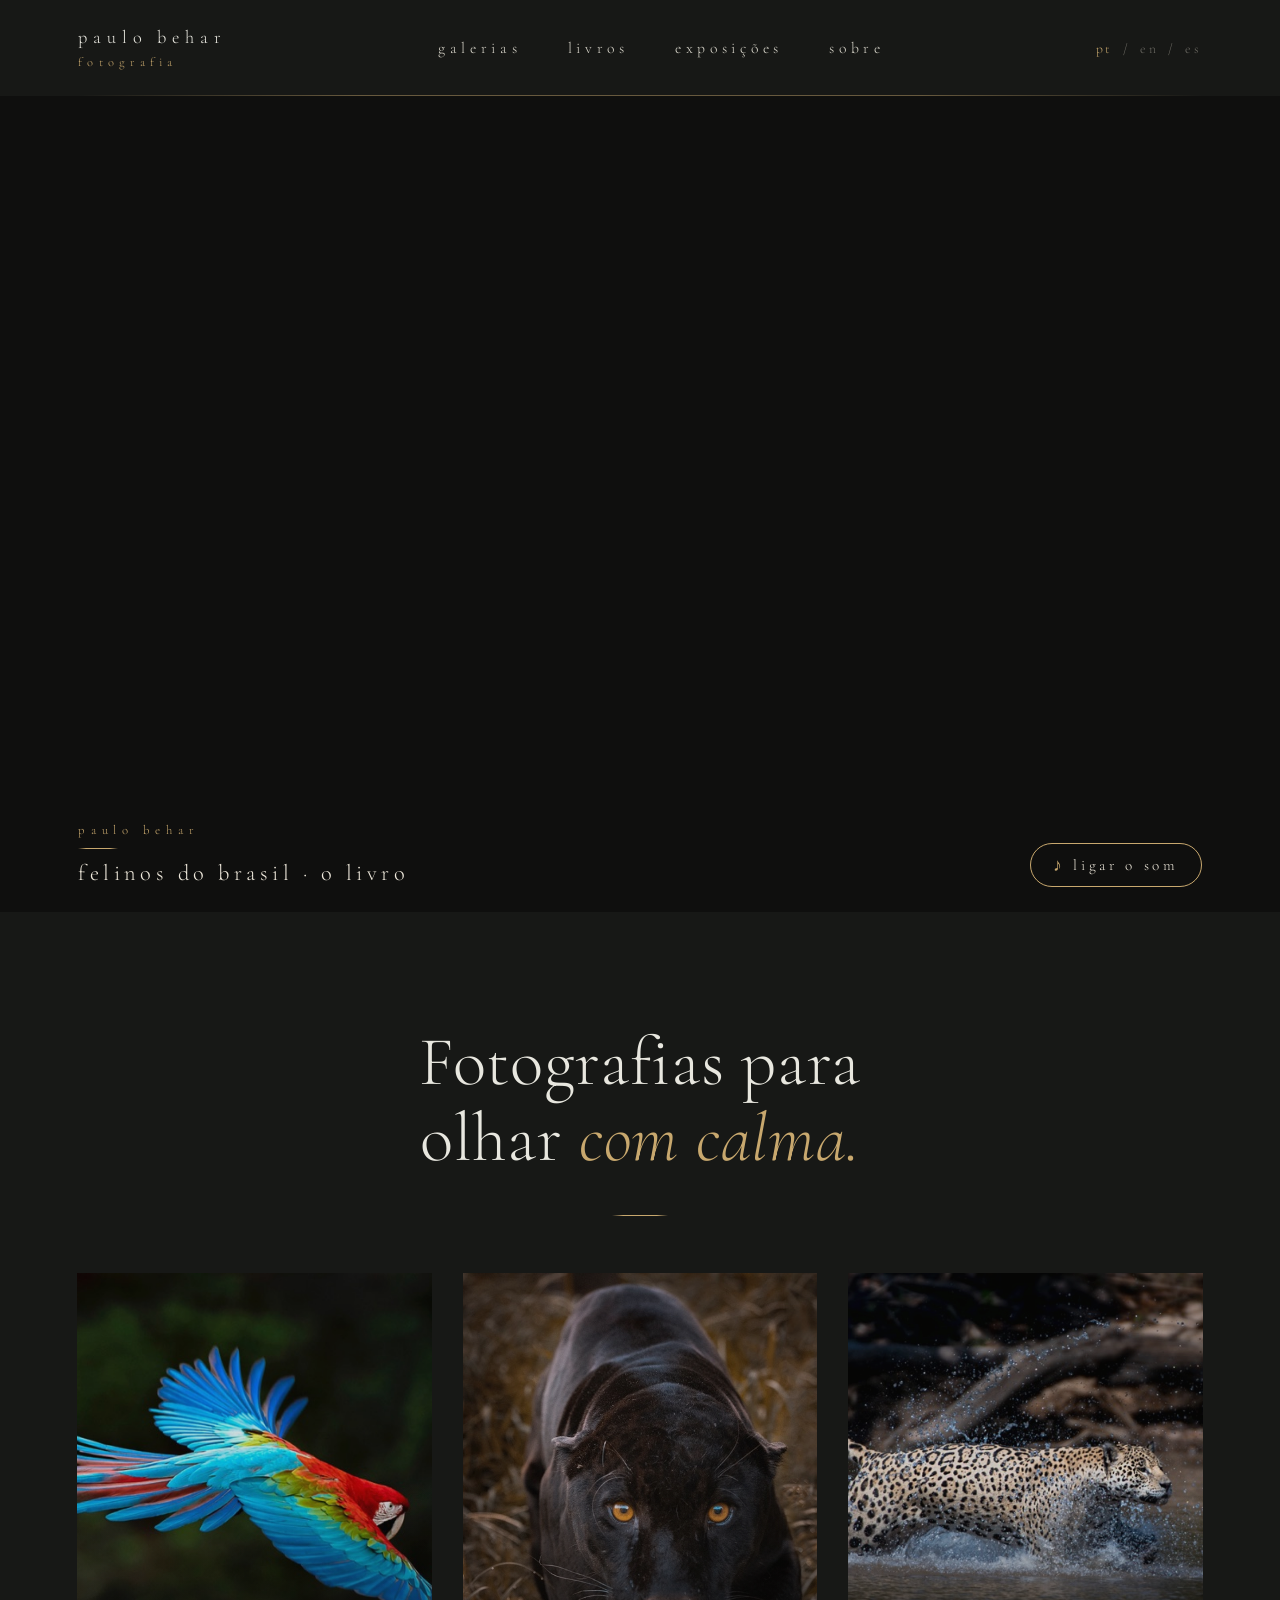
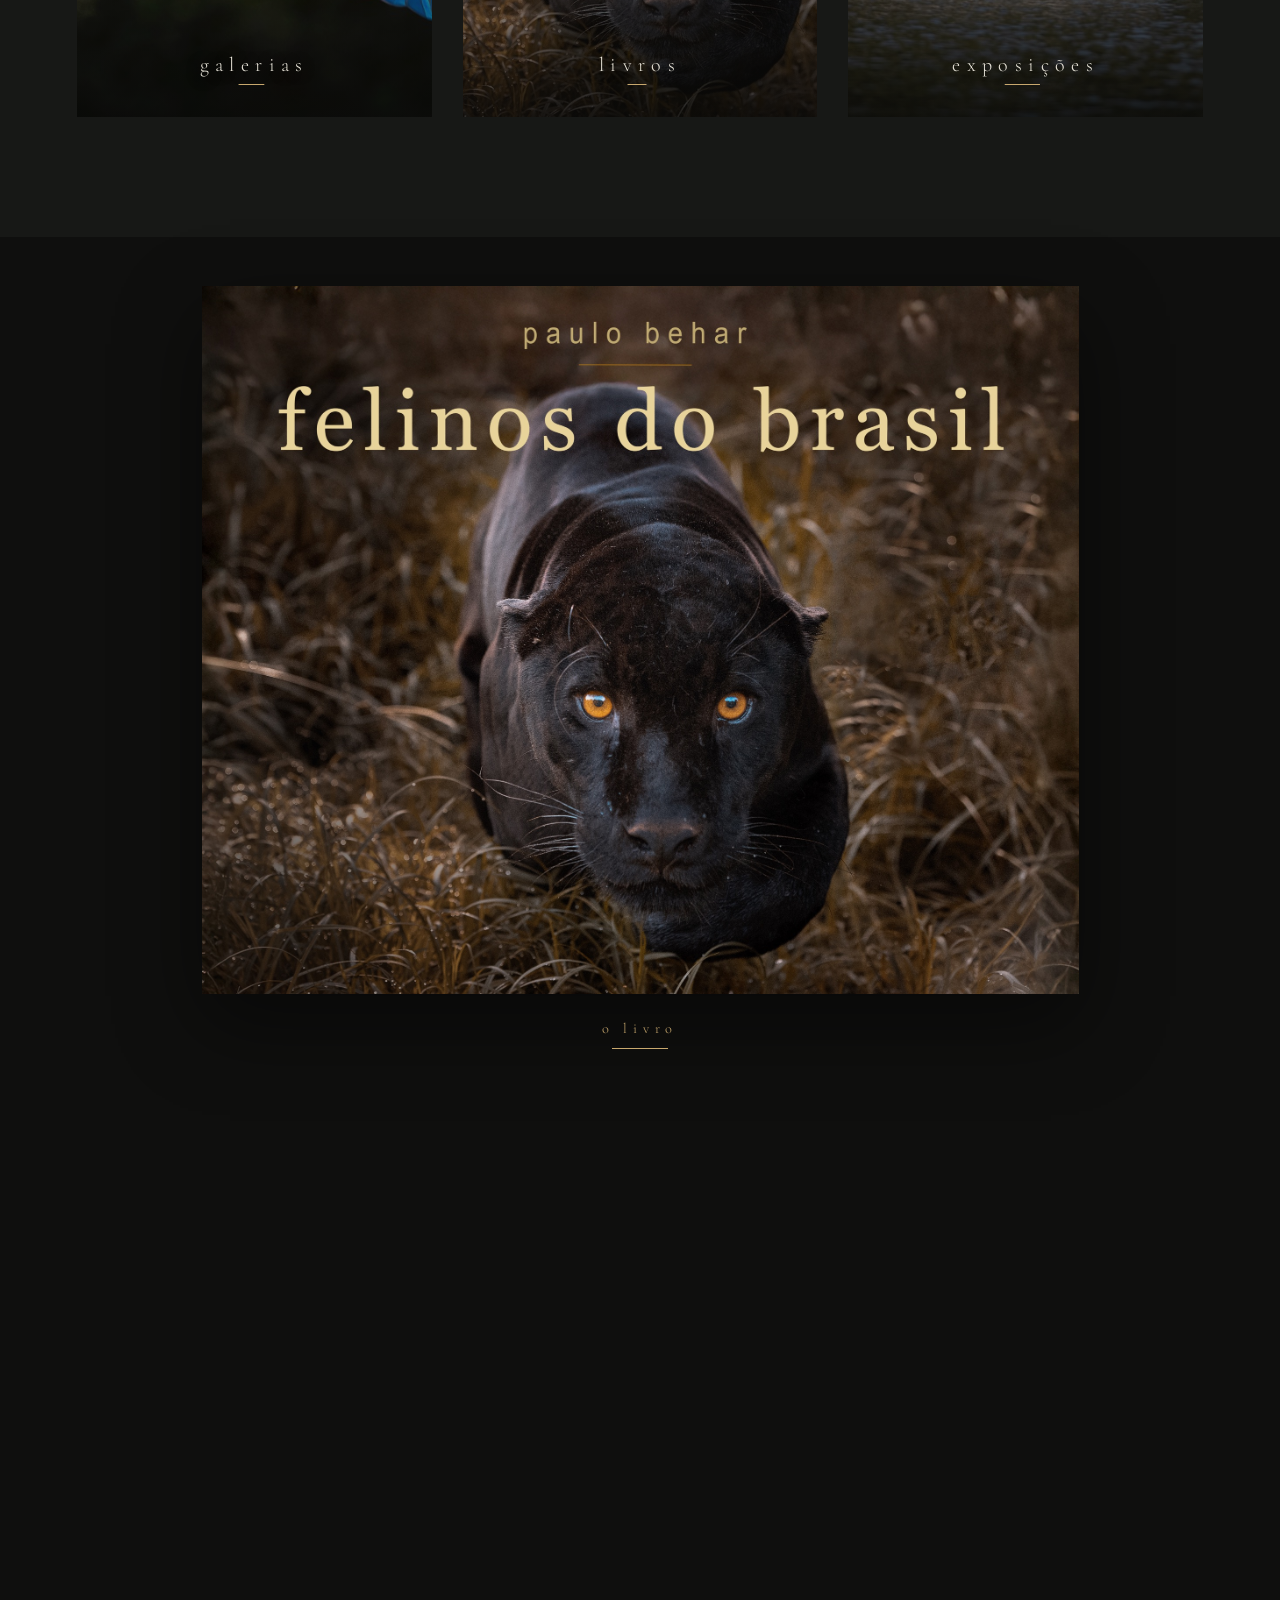
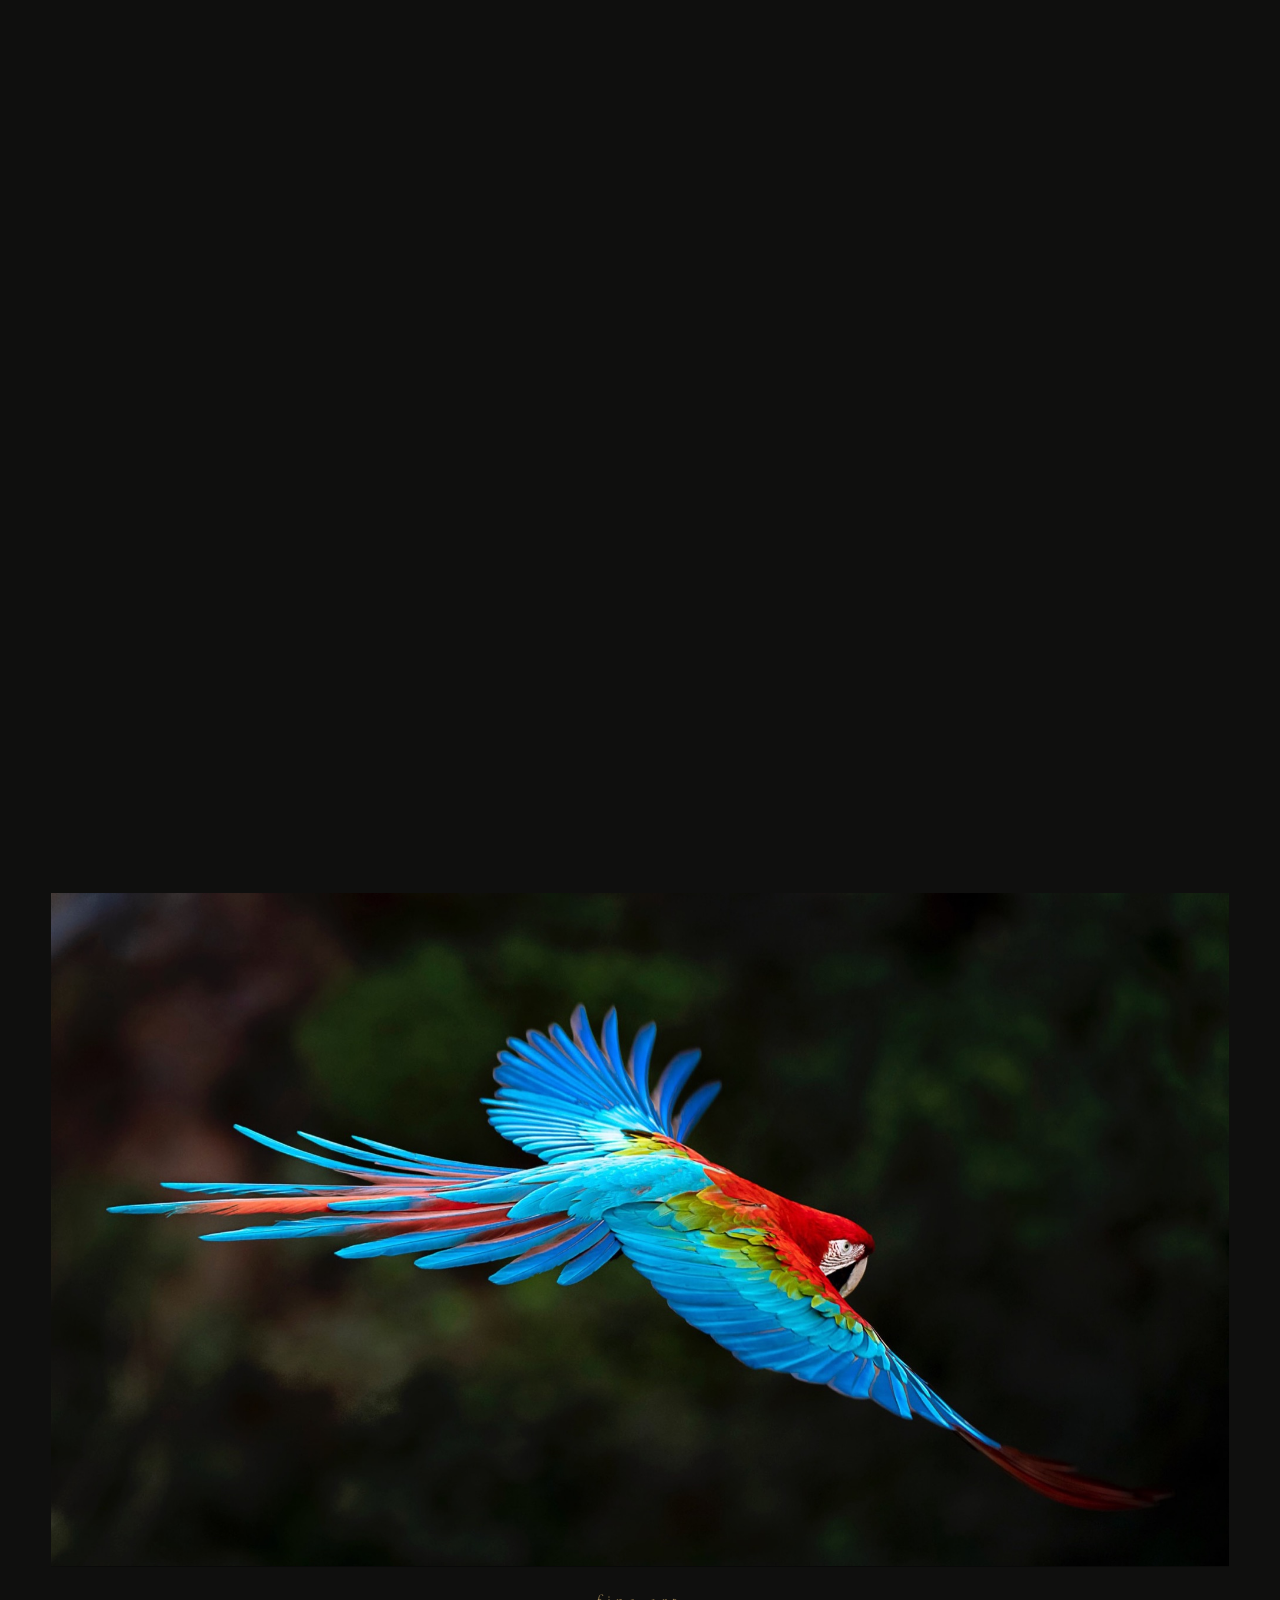
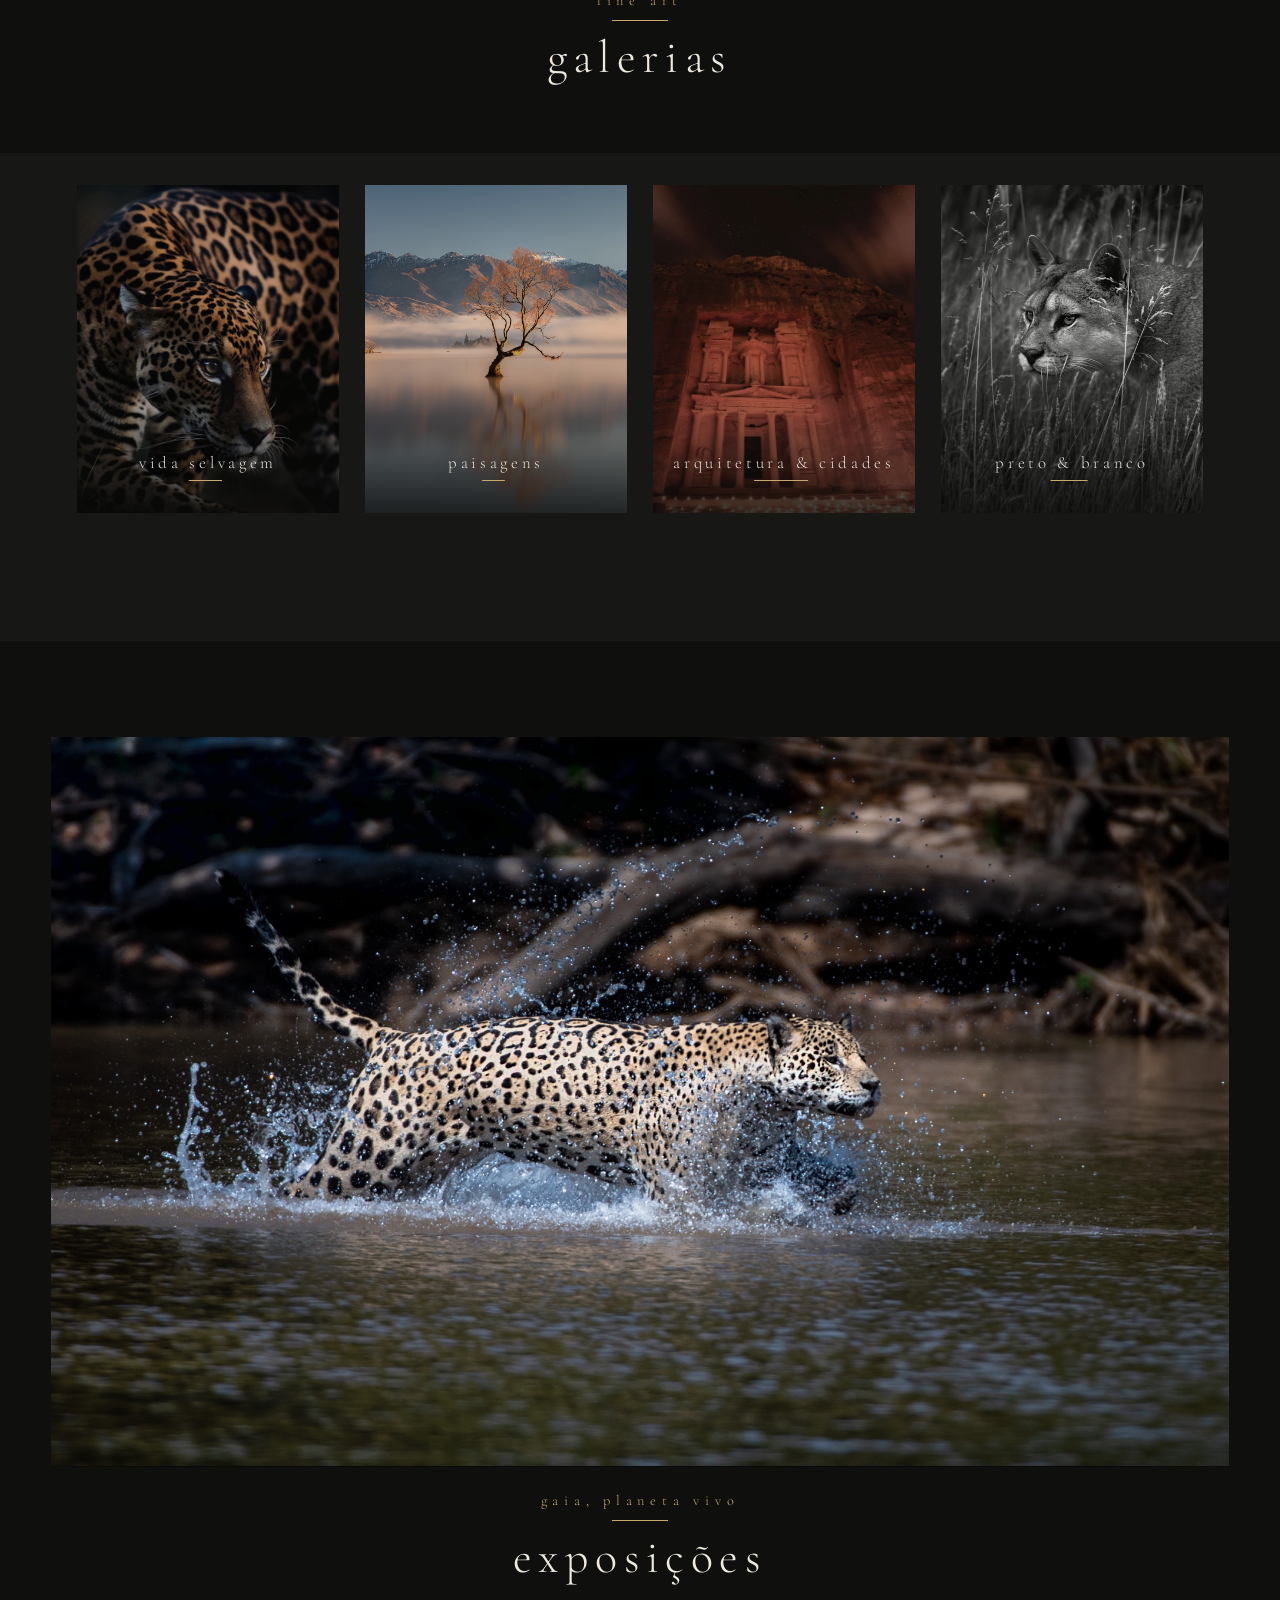
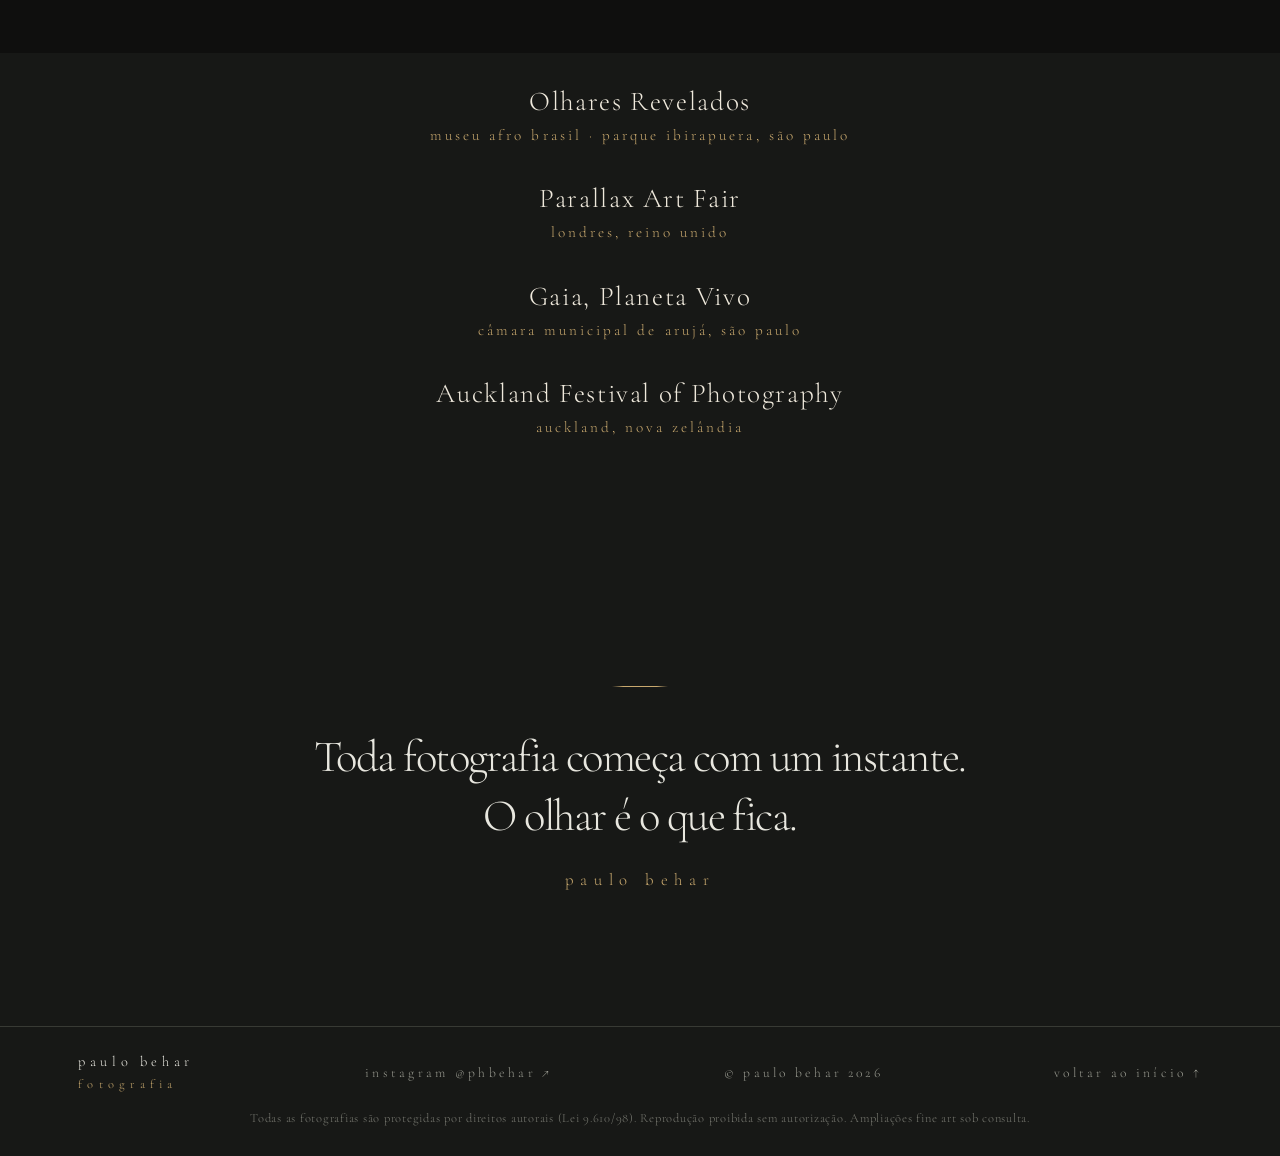
<file: index.html>
<!doctype html>
<html lang="pt-BR">
  <head>
    <meta charset="utf-8">
    <meta name="viewport" content="width=device-width, initial-scale=1">
    <meta name="theme-color" content="#171816">
    <meta
      name="description"
      content="Fotografia de Paulo Behar: fine art, livros e exposições."
    >
    <title>Paulo Behar — Fotografia</title>
    <link rel="stylesheet" href="codigo/styles.css?v=202611132100">
    <script>
      // A abertura aparece sempre que a página inicial carrega (inclusive ao atualizar),
      // exceto quando se chega por um link direto para uma seção (ex.: index.html#livros).
      if (location.hash) document.documentElement.classList.add("intro-seen");
    </script>
    <script src="codigo/script.js?v=202611132100" defer></script>
    <script src="codigo/movimento.js?v=202611132100" defer></script>
  </head>
  <body>
    <div class="intro" id="intro">
      <span class="intro__name">paulo behar</span>
      <span class="gold-rule intro__rule"></span>
      <span class="intro__role" data-i18n="introRole">fotografia · fine art</span>
      <button class="intro__enter" type="button" id="intro-enter">
        <span class="note" aria-hidden="true">♪</span>
        <span data-i18n="enterWithSound">entrar com som</span>
      </button>
    </div>

    <a class="skip-link" href="#conteudo" data-i18n="skip">Pular para o conteúdo</a>

    <header class="site-header">
      <a class="wordmark" href="#" aria-label="Paulo Behar — início">
        <span class="wordmark__name">Paulo Behar</span>
        <span class="wordmark__role" data-i18n="role">Fotografia</span>
      </a>
      <nav class="main-nav" aria-label="Navegação principal" data-i18n-aria="navLabel">
        <a href="fine-art.html" data-i18n="navFineArt">galerias</a>
        <a href="index.html#livros" data-i18n="navBooks">livros</a>
        <a href="exposicoes.html" data-i18n="navExhibitions">exposições</a>
        <a href="sobre.html" data-i18n="navAbout">sobre</a>
      </nav>
      <div class="language-switch" role="group" aria-label="Selecionar idioma" data-i18n-aria="languageLabel">
        <button type="button" lang="pt-BR" data-language="pt" aria-pressed="true">PT</button>
        <span aria-hidden="true">/</span>
        <button type="button" lang="en" data-language="en" aria-pressed="false">EN</button>
        <span aria-hidden="true">/</span>
        <button type="button" lang="es" data-language="es" aria-pressed="false">ES</button>
      </div>
    </header>

    <main id="conteudo">
      <!-- 1. o filme do livro -->
      <section class="film is-muted" id="film" aria-labelledby="film-title">
        <video
          class="film__video"
          id="film-video"
          src="site-midia/videos/felinos-do-brasil.mp4"
          muted
          loop
          playsinline
          preload="auto"
        ></video>
        <div class="film__bar">
          <div class="film__caption">
            <span class="film__author">paulo behar</span>
            <span class="gold-rule"></span>
            <h2 class="film__title" id="film-title" data-i18n="filmTitle">felinos do brasil · o livro</h2>
          </div>
          <button class="film__sound" type="button" id="film-sound" aria-pressed="false">
            <span class="note" aria-hidden="true">♪</span>
            <span class="film__sound-label">ligar o som</span>
          </button>
        </div>
      </section>

      <!-- 2. a frase e as três portas -->
      <section class="hub" aria-labelledby="hub-title">
        <h1 class="hub__title" id="hub-title" data-i18n="heroTitle">Fotografias para olhar <em>com calma.</em></h1>
        <span class="gold-rule"></span>
        <nav class="doors" aria-label="Seções do site">
          <a class="door" href="#galerias">
            <span class="door__img"><img src="site-midia/fotos/destaque/arara-mini.jpg" alt="" loading="lazy"></span>
            <span class="door__label" data-i18n="doorGalleries">galerias</span>
          </a>
          <a class="door" href="#livros">
            <span class="door__img"><img src="site-midia/fotos/destaque/onca-preta-mini.jpg" alt="" loading="lazy"></span>
            <span class="door__label" data-i18n="navBooks">livros</span>
          </a>
          <a class="door" href="exposicoes.html">
            <span class="door__img"><img src="site-midia/fotos/destaque/onca-gaia-mini.jpg" alt="" loading="lazy"></span>
            <span class="door__label" data-i18n="navExhibitions">exposições</span>
          </a>
        </nav>
      </section>

      <!-- 3. livros: a onça-preta da capa cresce até a tela cheia -->
      <section class="zoom" id="livros" aria-labelledby="book-title">
        <div class="zoom__sticky">
          <div class="zoom__frame">
            <img class="zoom__img" src="site-midia/fotos/destaque/felinos-capa.jpg" alt="Capa do livro Felinos do Brasil, de Paulo Behar: onça-preta caminhando na vegetação" loading="lazy" decoding="async">
          </div>
          <div class="zoom__caption">
            <span class="zoom__kicker" data-i18n="bookKicker">o livro</span>
            <span class="zoom__rule"></span>
            <h2 class="zoom__title sr-only" id="book-title">felinos do brasil</h2>
          </div>
        </div>
      </section>

      <!-- 4. galerias: a arara em voo se abre como cortina e leva às quatro galerias -->
      <section class="band" id="galerias" aria-labelledby="galleries-title">
        <div class="band__frame">
          <img class="band__img" src="site-midia/fotos/destaque/arara.jpg" alt="Arara-vermelha em voo" loading="lazy" decoding="async">
        </div>
        <div class="band__caption zoom__caption">
          <span class="zoom__kicker">fine art</span>
          <span class="zoom__rule"></span>
          <h2 class="zoom__title" id="galleries-title" data-i18n="doorGalleries">galerias</h2>
        </div>
      </section>

      <nav class="subdoors" aria-label="Galerias">
        <a class="door" href="fine-art.html#vida-selvagem">
          <span class="door__img"><img src="site-midia/fotos/destaque/onca-filme-mini.jpg" alt="" loading="lazy"></span>
          <span class="door__label" data-i18n="galWildlife">vida selvagem</span>
        </a>
        <a class="door" href="fine-art.html#paisagens">
          <span class="door__img"><img src="site-midia/fotos/destaque/wanaka-tree-porta.jpg" alt="" loading="lazy" style="object-position: 50% 30%"></span>
          <span class="door__label" data-i18n="galLandscapes">paisagens</span>
        </a>
        <a class="door" href="fine-art.html#arquitetura-cidades">
          <span class="door__img"><img src="site-midia/fotos/fine-art/arquitetura-cidades/mini/petra-by-night.jpg" alt="" loading="lazy"></span>
          <span class="door__label" data-i18n="galArchitecture">arquitetura &amp; cidades</span>
        </a>
        <a class="door" href="fine-art.html#preto-e-branco">
          <span class="door__img"><img src="site-midia/fotos/fine-art/preto-e-branco/mini/puma.jpg" alt="" loading="lazy" style="object-position: 28% 50%"></span>
          <span class="door__label" data-i18n="galBlackWhite">preto &amp; branco</span>
        </a>
      </nav>

      <!-- 5. exposições: a onça da mostra "Gaia, Planeta Vivo", também em cortina -->
      <section class="band" id="exposicoes" aria-labelledby="shows-title">
        <div class="band__frame">
          <img class="band__img" src="site-midia/fotos/destaque/onca-gaia.jpg" alt="Onça-pintada correndo na água, imagem da mostra Gaia, Planeta Vivo" loading="lazy" decoding="async">
        </div>
        <div class="band__caption zoom__caption">
          <span class="zoom__kicker">gaia, planeta vivo</span>
          <span class="zoom__rule"></span>
          <h2 class="zoom__title" id="shows-title" data-i18n="navExhibitions">exposições</h2>
        </div>
      </section>

      <section class="shows" aria-label="Lista de exposições">
        <ul class="shows__list">
          <li>
            <a class="shows__name" href="exposicoes.html#olhares-revelados">Olhares Revelados</a>
            <span class="shows__place">Museu Afro Brasil · Parque Ibirapuera, São Paulo</span>
          </li>
          <li>
            <a class="shows__name" href="exposicoes.html#parallax">Parallax Art Fair</a>
            <span class="shows__place">Londres, Reino Unido</span>
          </li>
          <li>
            <a class="shows__name" href="exposicoes.html#gaia">Gaia, Planeta Vivo</a>
            <span class="shows__place">Câmara Municipal de Arujá, São Paulo</span>
          </li>
          <li>
            <a class="shows__name" href="exposicoes.html#auckland">Auckland Festival of Photography</a>
            <span class="shows__place">Auckland, Nova Zelândia</span>
          </li>
        </ul>
      </section>

      <!-- 6. fecho -->
      <section class="closing-note" aria-label="Nota do fotógrafo" data-i18n-aria="closingLabel">
        <span class="gold-rule"></span>
        <p data-i18n="closingText">Toda fotografia começa com um instante.<br>O olhar é o que fica.</p>
        <span class="closing-note__signature">Paulo Behar</span>
      </section>
    </main>

    <footer class="site-footer">
      <a class="wordmark wordmark--footer" href="#">
        <span class="wordmark__name">Paulo Behar</span>
        <span class="wordmark__role" data-i18n="role">Fotografia</span>
      </a>
      <a class="back-to-top site-footer__insta" href="https://www.instagram.com/phbehar/" target="_blank" rel="noopener">instagram @phbehar ↗</a>
      <span class="site-footer__copyright"><span data-i18n="copyright">© Paulo Behar</span> <span id="year">2026</span></span>
      <a class="back-to-top" href="#" data-i18n="backToTop">Voltar ao início ↑</a>
      <p class="site-footer__rights" data-i18n="rights">Todas as fotografias são protegidas por direitos autorais (Lei 9.610/98). Reprodução proibida sem autorização. Ampliações fine art sob consulta.</p>
    </footer>
  </body>
</html>
</file>
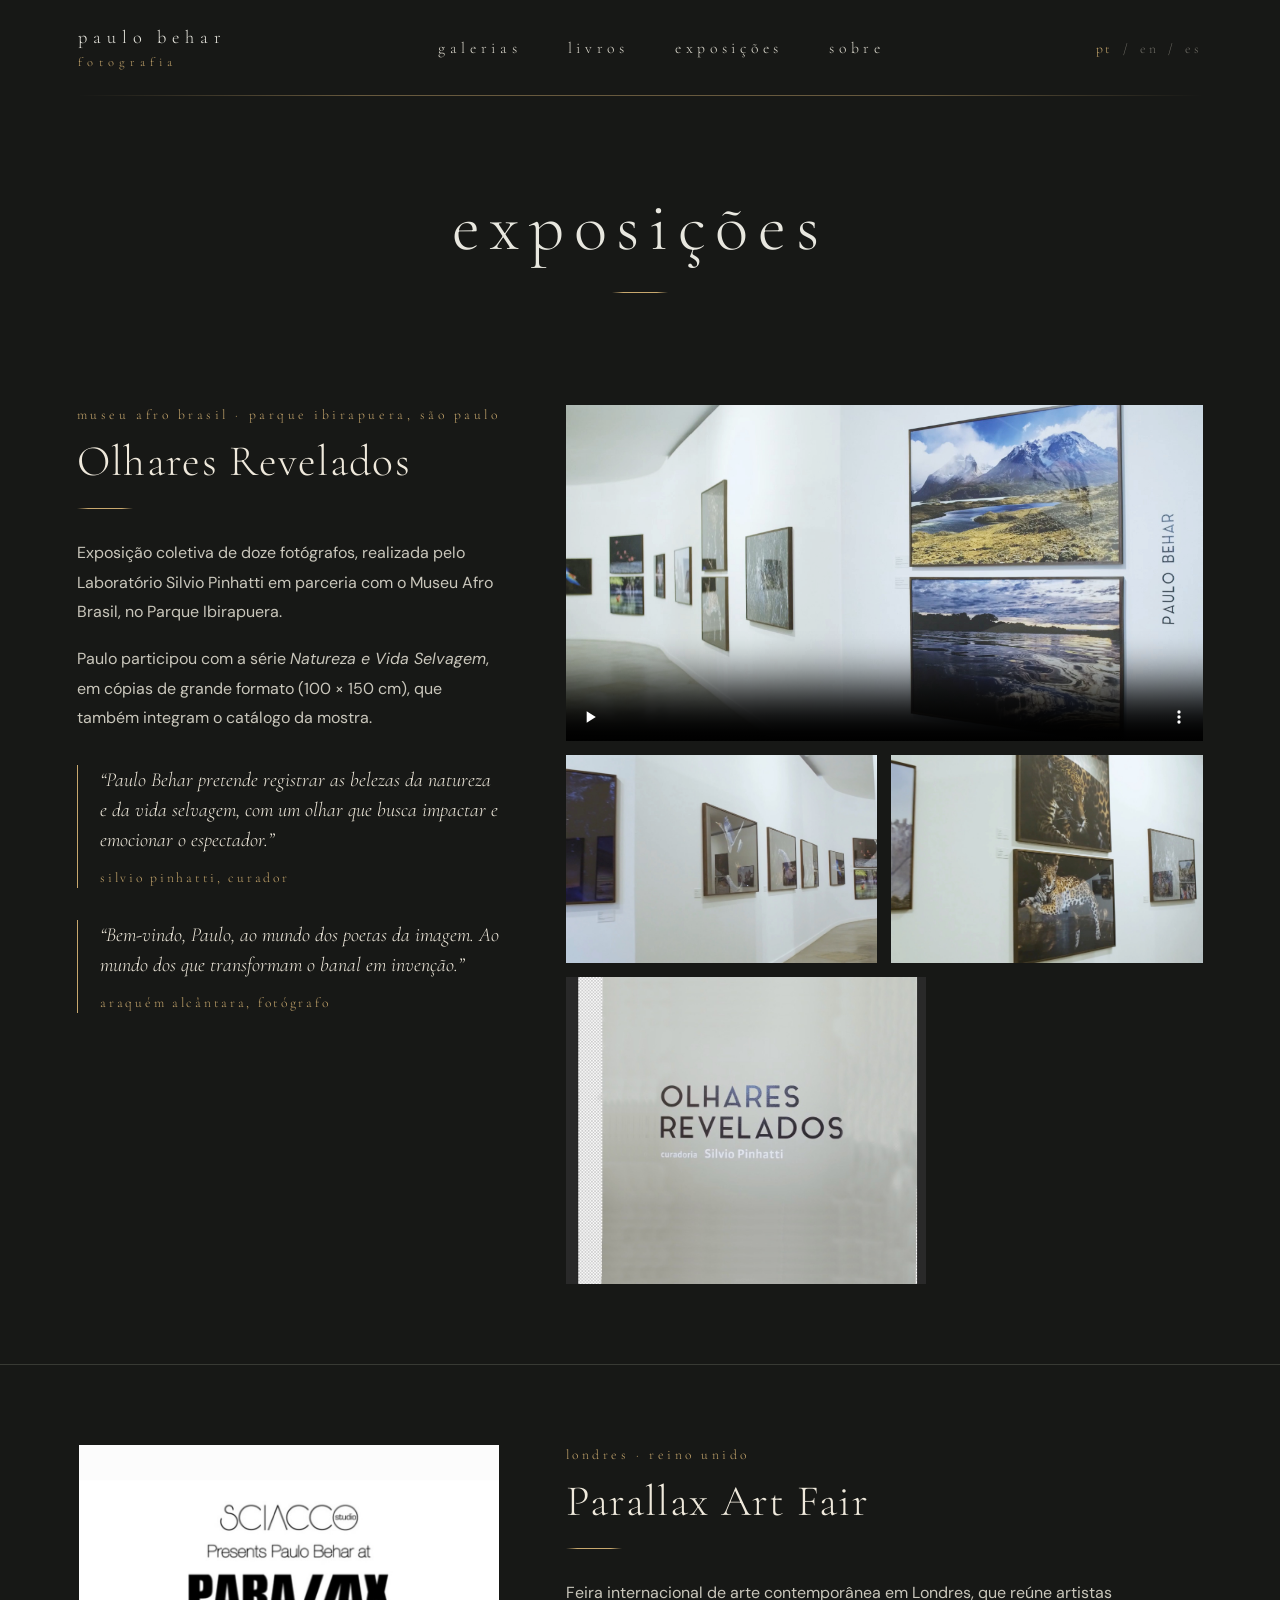
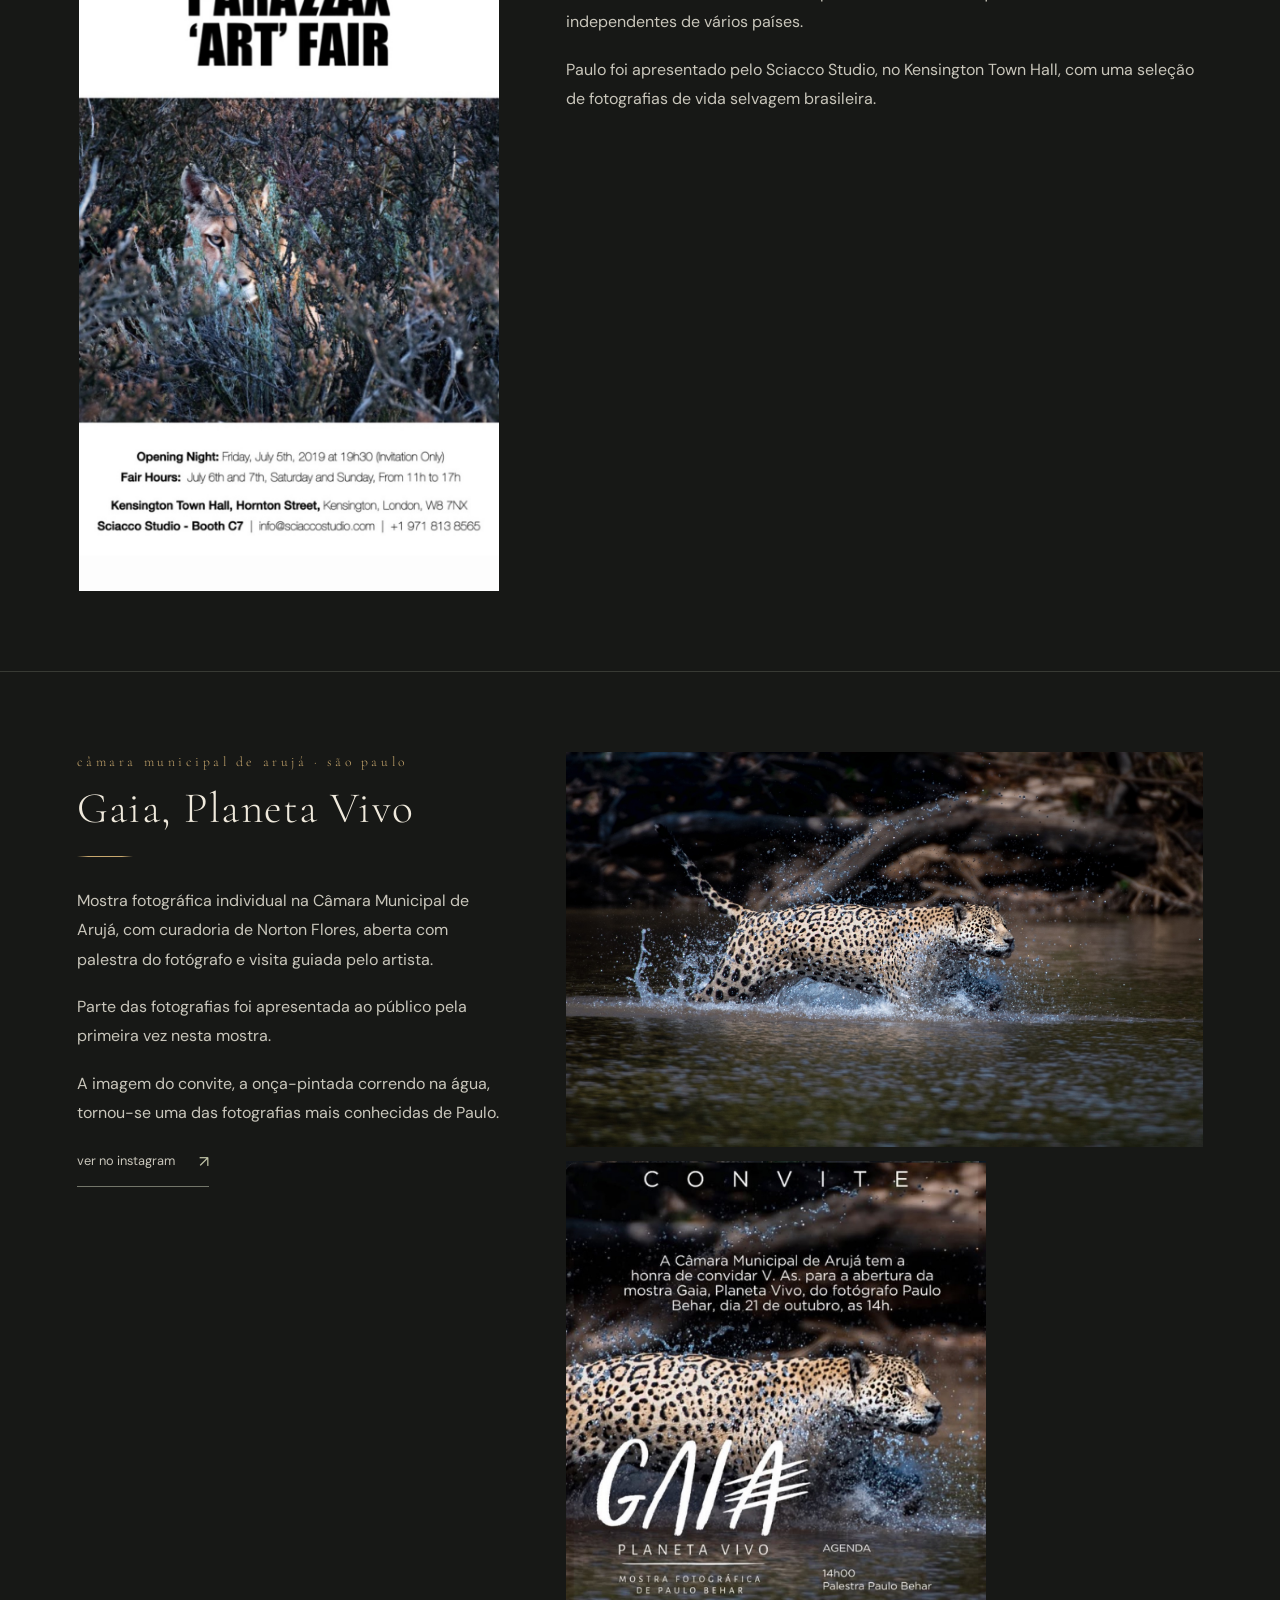
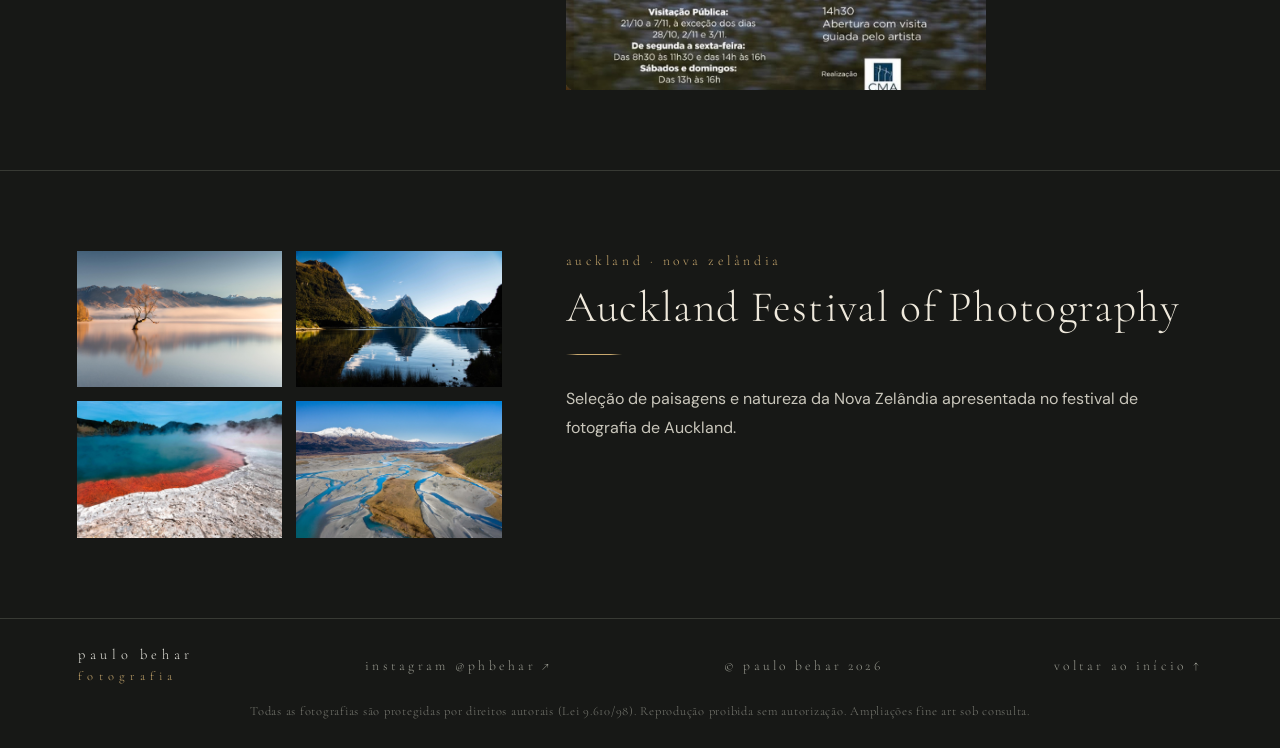
<file: exposicoes.html>
<!doctype html>
<html lang="pt-BR">
  <head>
    <meta charset="utf-8">
    <meta name="viewport" content="width=device-width, initial-scale=1">
    <meta name="theme-color" content="#171816">
    <meta name="description" content="Exposições de Paulo Behar: Olhares Revelados, Parallax Art Fair, Gaia Planeta Vivo e Auckland Festival of Photography.">
    <title>Exposições — Paulo Behar</title>
    <link rel="stylesheet" href="codigo/styles.css?v=202611132100">
    <script src="codigo/script.js?v=202611132100" defer></script>
    <script src="codigo/movimento.js?v=202611132100" defer></script>
  </head>
  <body class="page-expo">
    <a class="skip-link" href="#conteudo" data-i18n="skip">Pular para o conteúdo</a>

    <header class="site-header">
      <a class="wordmark" href="index.html" aria-label="Paulo Behar — início">
        <span class="wordmark__name">Paulo Behar</span>
        <span class="wordmark__role" data-i18n="role">Fotografia</span>
      </a>
      <nav class="main-nav" aria-label="Navegação principal" data-i18n-aria="navLabel">
        <a href="fine-art.html" data-i18n="navFineArt">galerias</a>
        <a href="index.html#livros" data-i18n="navBooks">livros</a>
        <a href="exposicoes.html" aria-current="page" data-i18n="navExhibitions">exposições</a>
        <a href="sobre.html" data-i18n="navAbout">sobre</a>
      </nav>
      <div class="language-switch" role="group" aria-label="Selecionar idioma" data-i18n-aria="languageLabel">
        <button type="button" lang="pt-BR" data-language="pt" aria-pressed="true">PT</button>
        <span aria-hidden="true">/</span>
        <button type="button" lang="en" data-language="en" aria-pressed="false">EN</button>
        <span aria-hidden="true">/</span>
        <button type="button" lang="es" data-language="es" aria-pressed="false">ES</button>
      </div>
    </header>

    <main id="conteudo">
      <section class="page-intro" aria-labelledby="page-title">
        <h1 id="page-title" data-i18n="navExhibitions">exposições</h1>
        <span class="gold-rule"></span>
      </section>

      <article class="expo" id="olhares-revelados">
        <div class="expo__text">
          <p class="expo__kicker">museu afro brasil · parque ibirapuera, são paulo</p>
          <h2 class="expo__title">Olhares Revelados</h2>
          <span class="gold-rule"></span>
          <p>Exposição coletiva de doze fotógrafos, realizada pelo Laboratório Silvio Pinhatti em parceria com o Museu Afro Brasil, no Parque Ibirapuera.</p>
          <p>Paulo participou com a série <em>Natureza e Vida Selvagem</em>, em cópias de grande formato (100 × 150 cm), que também integram o catálogo da mostra.</p>
          <blockquote class="expo__quote">“Paulo Behar pretende registrar as belezas da natureza e da vida selvagem, com um olhar que busca impactar e emocionar o espectador.”<cite>Silvio Pinhatti, curador</cite></blockquote>
          <blockquote class="expo__quote">“Bem-vindo, Paulo, ao mundo dos poetas da imagem. Ao mundo dos que transformam o banal em invenção.”<cite>Araquém Alcântara, fotógrafo</cite></blockquote>
        </div>
        <div class="expo__media">
          <video class="expo__video" src="site-midia/videos/olhares-revelados.mp4" poster="site-midia/videos/olhares-revelados-capa.jpg" controls playsinline preload="none"></video>
          <div class="expo__pair">
            <img src="site-midia/fotos/exposicoes/olhares-parede-1.jpg" alt="Fotografias de Paulo Behar expostas no Museu Afro Brasil" loading="lazy">
            <img src="site-midia/fotos/exposicoes/olhares-parede-2.jpg" alt="Onças-pintadas na parede da exposição Olhares Revelados" loading="lazy">
          </div>
          <img class="expo__catalog" src="site-midia/fotos/exposicoes/olhares-catalogo.jpg" alt="Catálogo da exposição Olhares Revelados" loading="lazy">
        </div>
      </article>

      <article class="expo expo--reverse" id="parallax">
        <div class="expo__text">
          <p class="expo__kicker">londres · reino unido</p>
          <h2 class="expo__title">Parallax Art Fair</h2>
          <span class="gold-rule"></span>
          <p>Feira internacional de arte contemporânea em Londres, que reúne artistas independentes de vários países.</p>
          <p>Paulo foi apresentado pelo Sciacco Studio, no Kensington Town Hall, com uma seleção de fotografias de vida selvagem brasileira.</p>
        </div>
        <div class="expo__media expo__media--poster">
          <img src="site-midia/fotos/exposicoes/parallax-cartaz.jpg" alt="Cartaz da Parallax Art Fair com fotografia de Paulo Behar" loading="lazy">
        </div>
      </article>

      <article class="expo" id="gaia">
        <div class="expo__text">
          <p class="expo__kicker">câmara municipal de arujá · são paulo</p>
          <h2 class="expo__title">Gaia, Planeta Vivo</h2>
          <span class="gold-rule"></span>
          <p>Mostra fotográfica individual na Câmara Municipal de Arujá, com curadoria de Norton Flores, aberta com palestra do fotógrafo e visita guiada pelo artista.</p>
          <p>Parte das fotografias foi apresentada ao público pela primeira vez nesta mostra.</p>
          <p>A imagem do convite, a onça-pintada correndo na água, tornou-se uma das fotografias mais conhecidas de Paulo.</p>
          <p><a class="text-link" href="https://www.instagram.com/p/B4Ner5CHRit/" target="_blank" rel="noopener">ver no instagram <span aria-hidden="true">↗</span></a></p>
        </div>
        <div class="expo__media">
          <img class="expo__wide" src="site-midia/fotos/destaque/onca-gaia.jpg" alt="Onça-pintada correndo na água" loading="lazy">
          <img class="expo__invite" src="site-midia/fotos/exposicoes/gaia-convite.jpg" alt="Convite da mostra Gaia, Planeta Vivo" loading="lazy">
        </div>
      </article>

      <article class="expo expo--reverse" id="auckland">
        <div class="expo__text">
          <p class="expo__kicker">auckland · nova zelândia</p>
          <h2 class="expo__title">Auckland Festival of Photography</h2>
          <span class="gold-rule"></span>
          <p>Seleção de paisagens e natureza da Nova Zelândia apresentada no festival de fotografia de Auckland.</p>
        </div>
        <div class="expo__media">
          <div class="expo__pair">
            <img src="site-midia/fotos/fine-art/paisagens/mini/wanaka.jpg" alt="Lago Wanaka" loading="lazy">
            <img src="site-midia/fotos/fine-art/paisagens/mini/milford-sound.jpg" alt="Milford Sound" loading="lazy">
          </div>
          <div class="expo__pair">
            <img src="site-midia/fotos/fine-art/paisagens/mini/champagne-pool.jpg" alt="Champagne Pool" loading="lazy">
            <img src="site-midia/fotos/fine-art/paisagens/mini/rios-entrelacados.jpg" alt="Rios entrelaçados" loading="lazy">
          </div>
        </div>
      </article>
    </main>

    <footer class="site-footer">
      <a class="wordmark wordmark--footer" href="index.html">
        <span class="wordmark__name">Paulo Behar</span>
        <span class="wordmark__role" data-i18n="role">Fotografia</span>
      </a>
      <a class="back-to-top site-footer__insta" href="https://www.instagram.com/phbehar/" target="_blank" rel="noopener">instagram @phbehar ↗</a>
      <span class="site-footer__copyright"><span data-i18n="copyright">© Paulo Behar</span> <span id="year">2026</span></span>
      <a class="back-to-top" href="#" data-i18n="backToTop">Voltar ao início ↑</a>
      <p class="site-footer__rights" data-i18n="rights">Todas as fotografias são protegidas por direitos autorais (Lei 9.610/98). Reprodução proibida sem autorização. Ampliações fine art sob consulta.</p>
    </footer>
  </body>
</html>
</file>
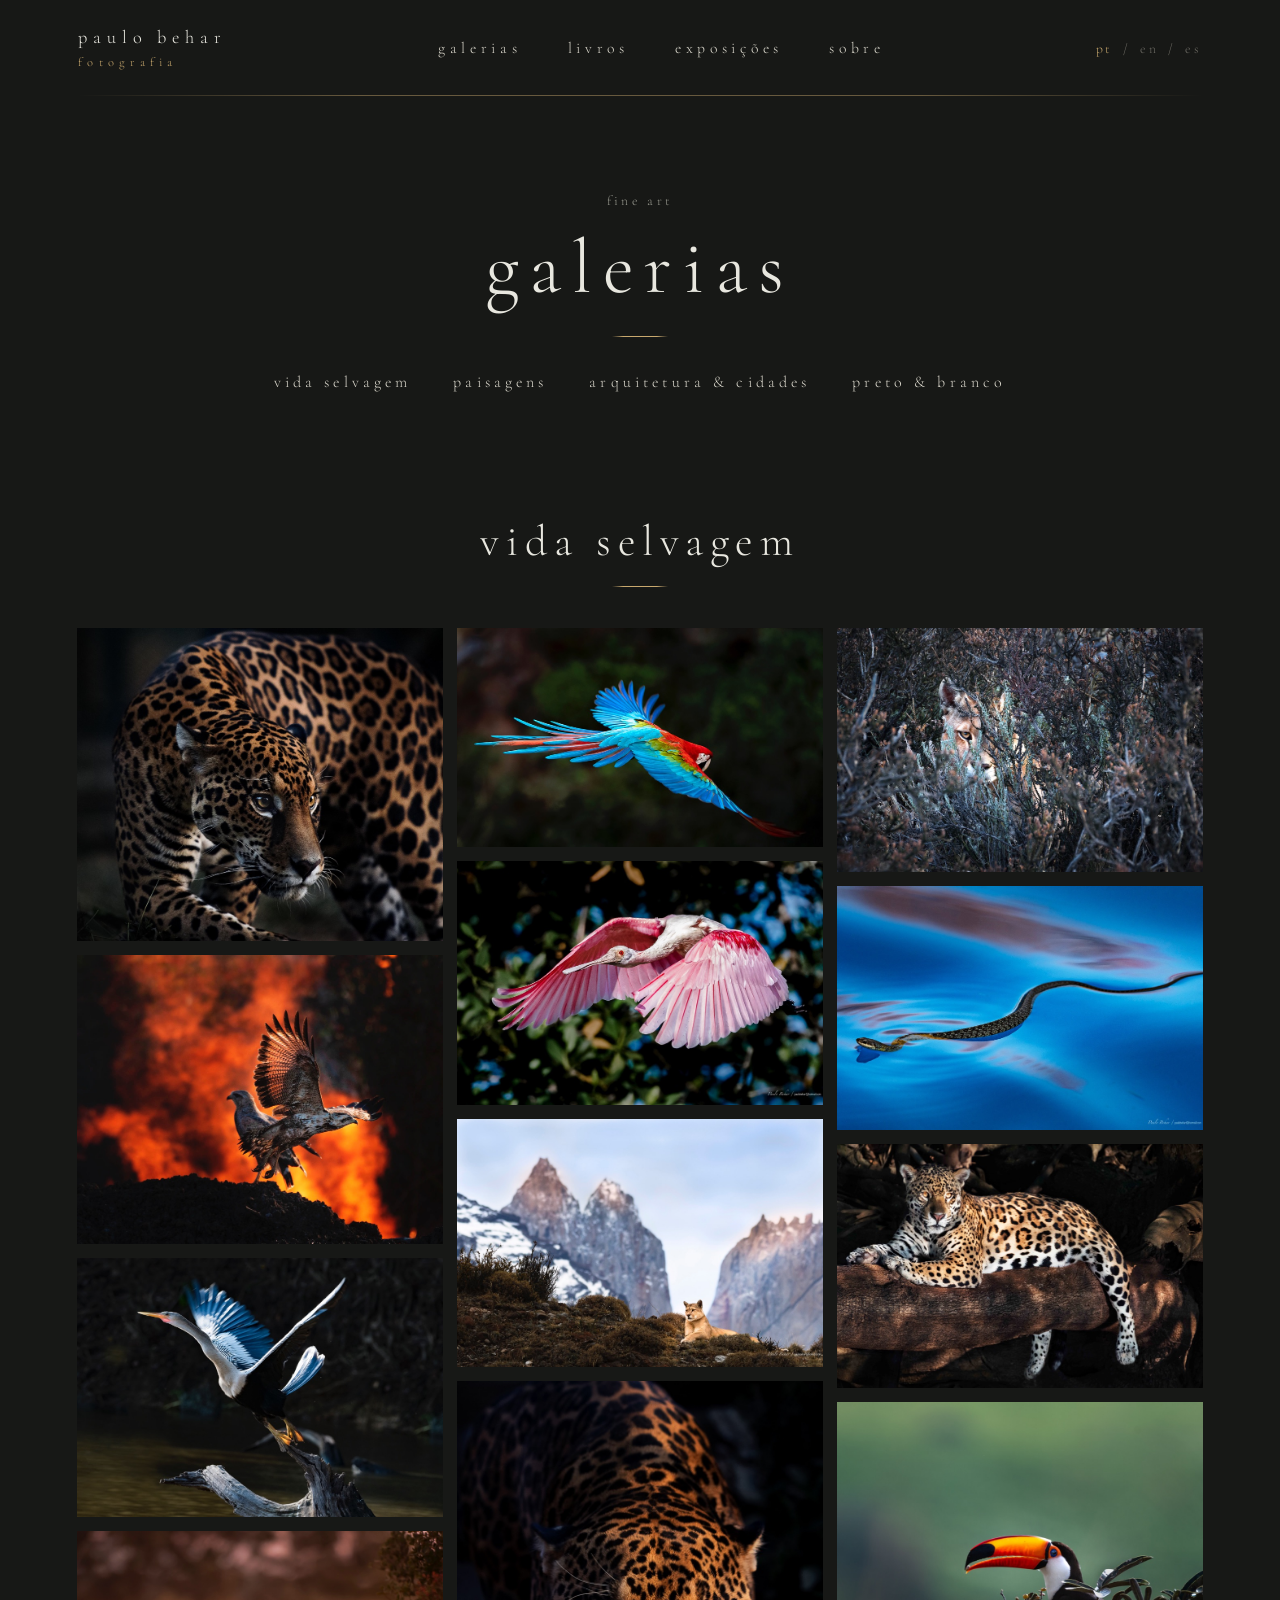
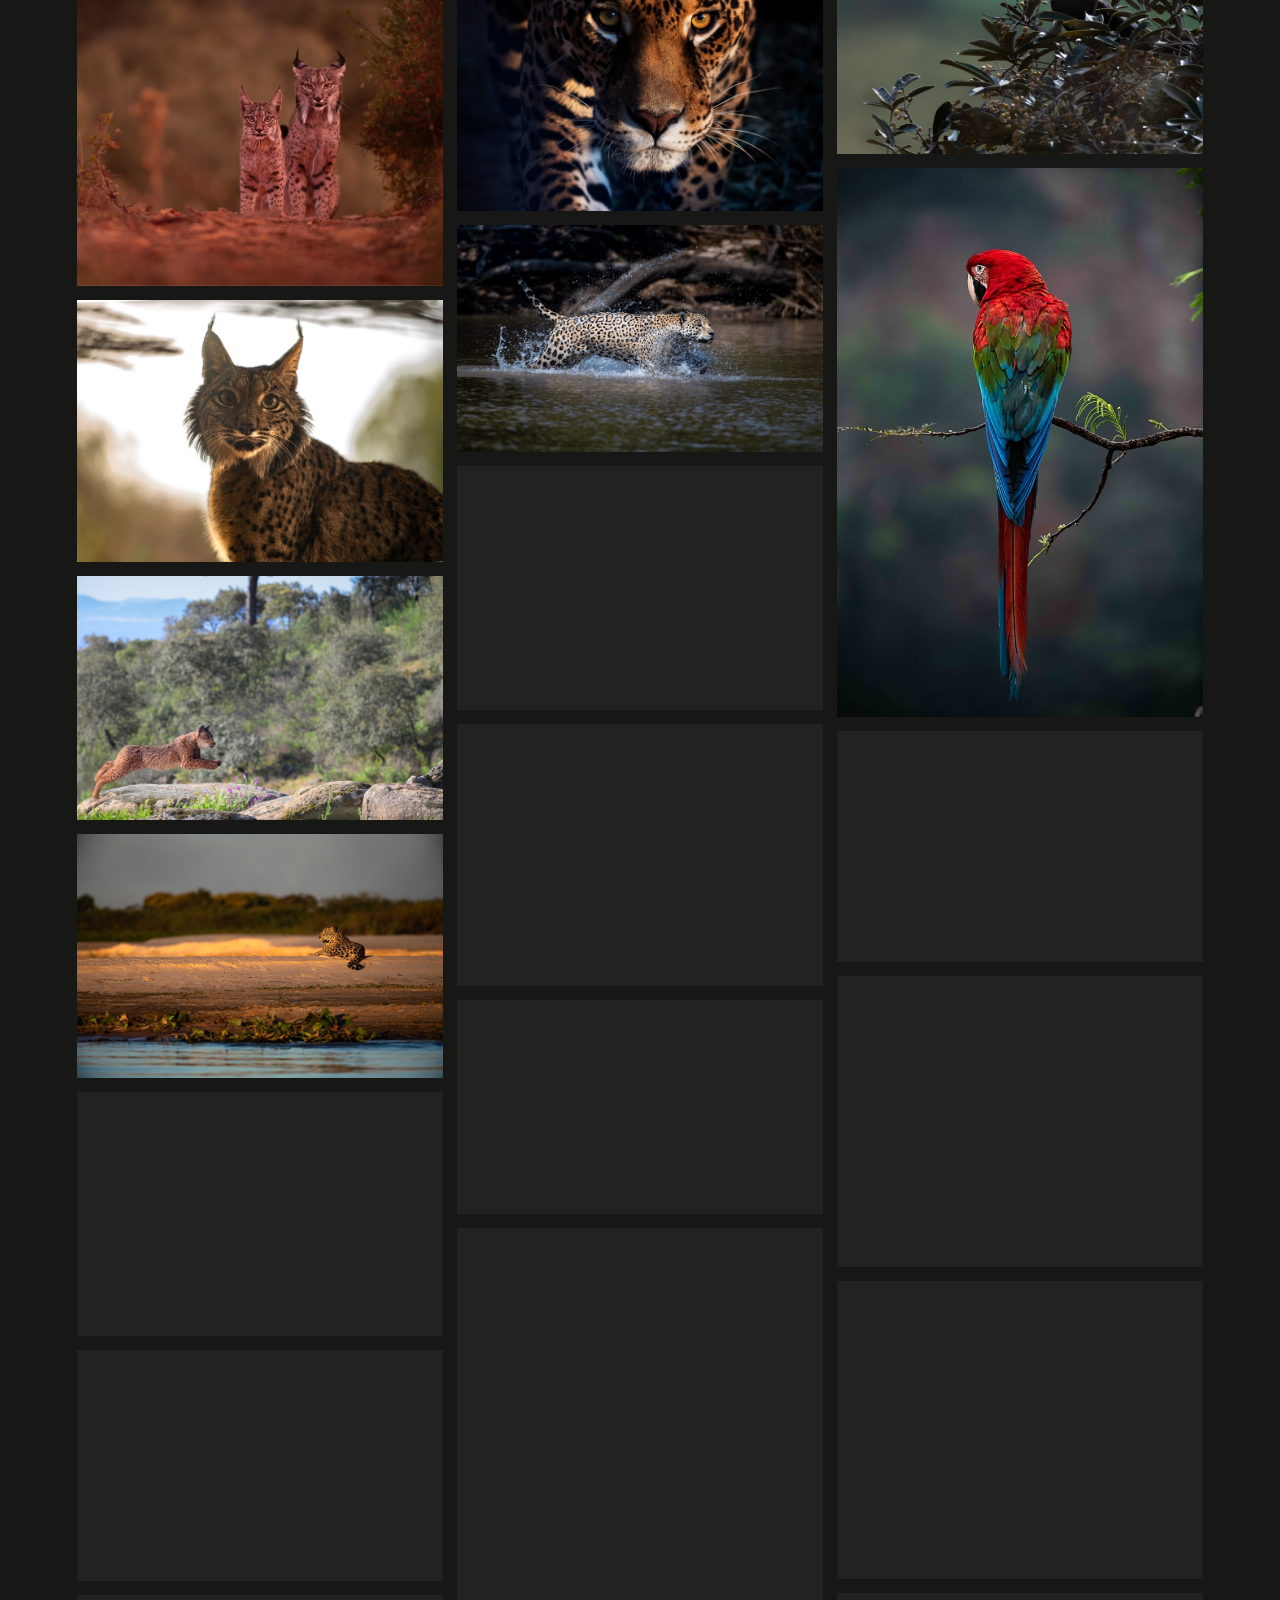
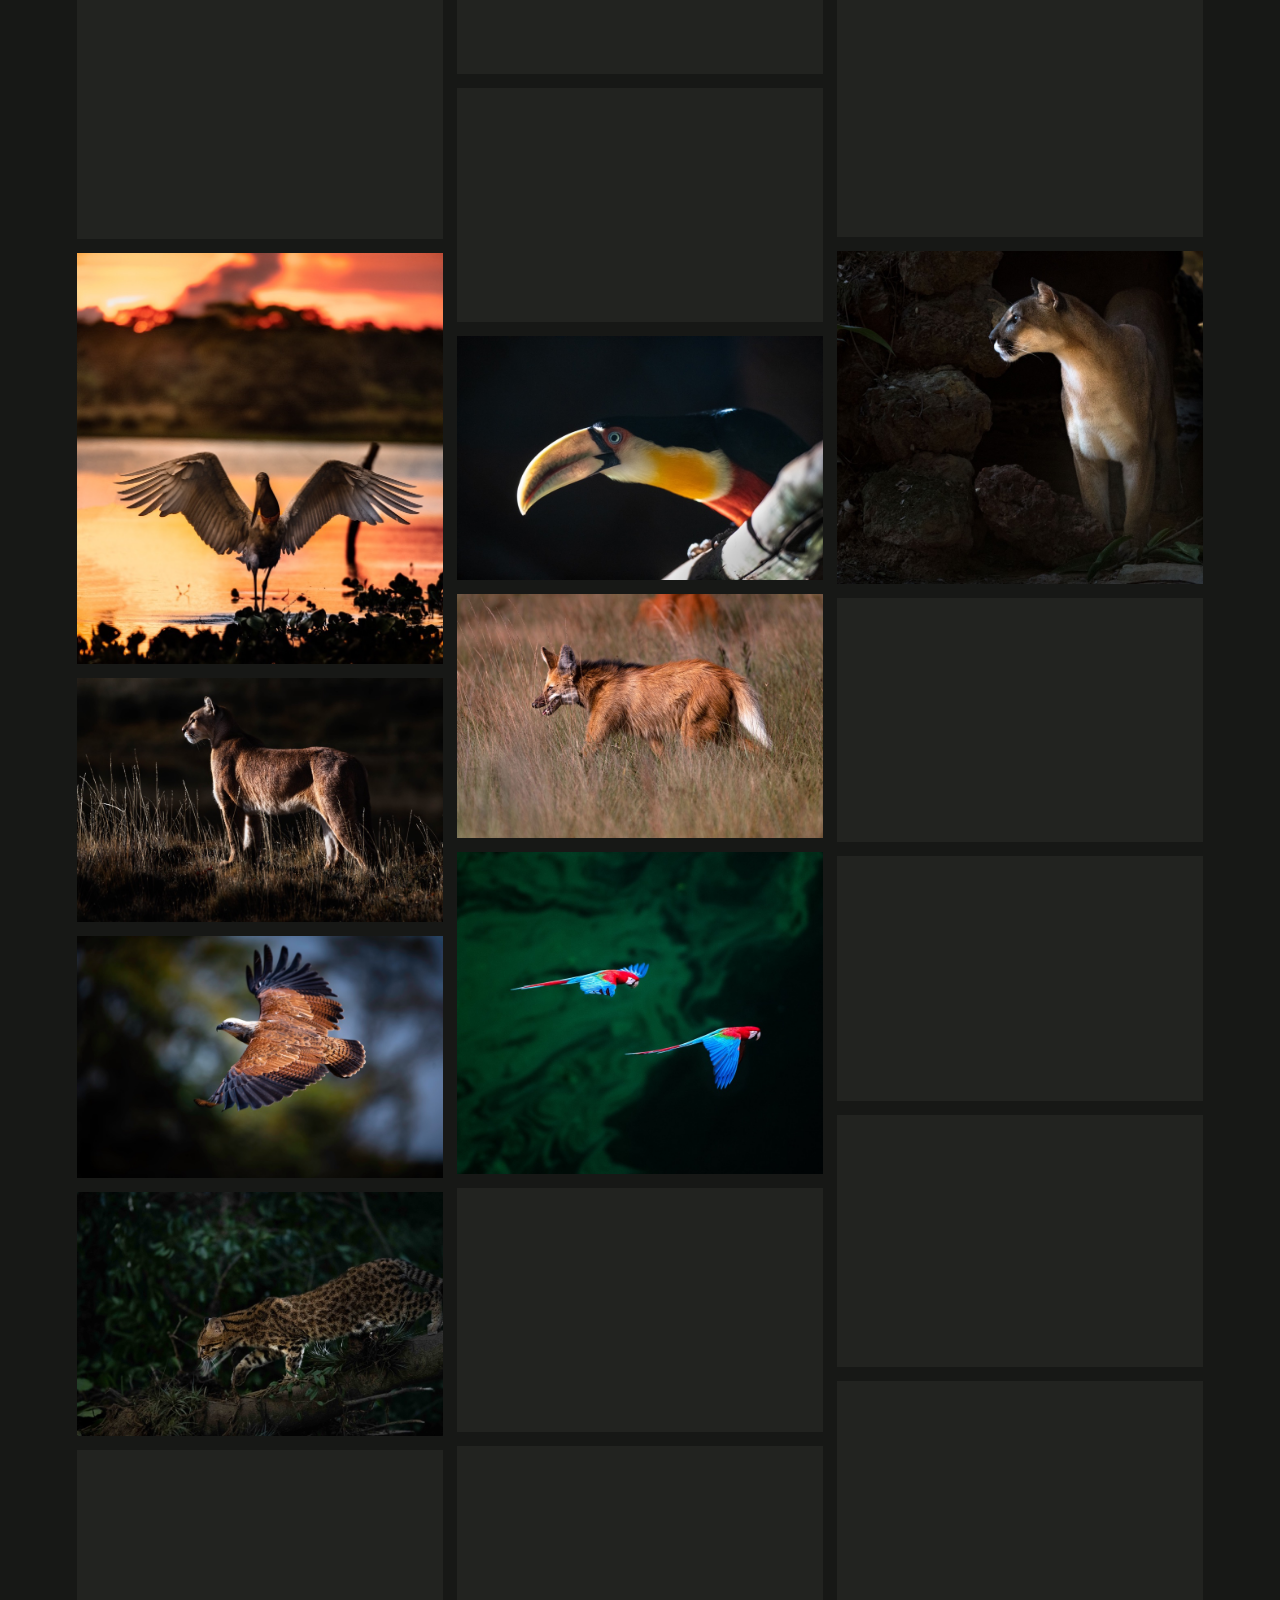
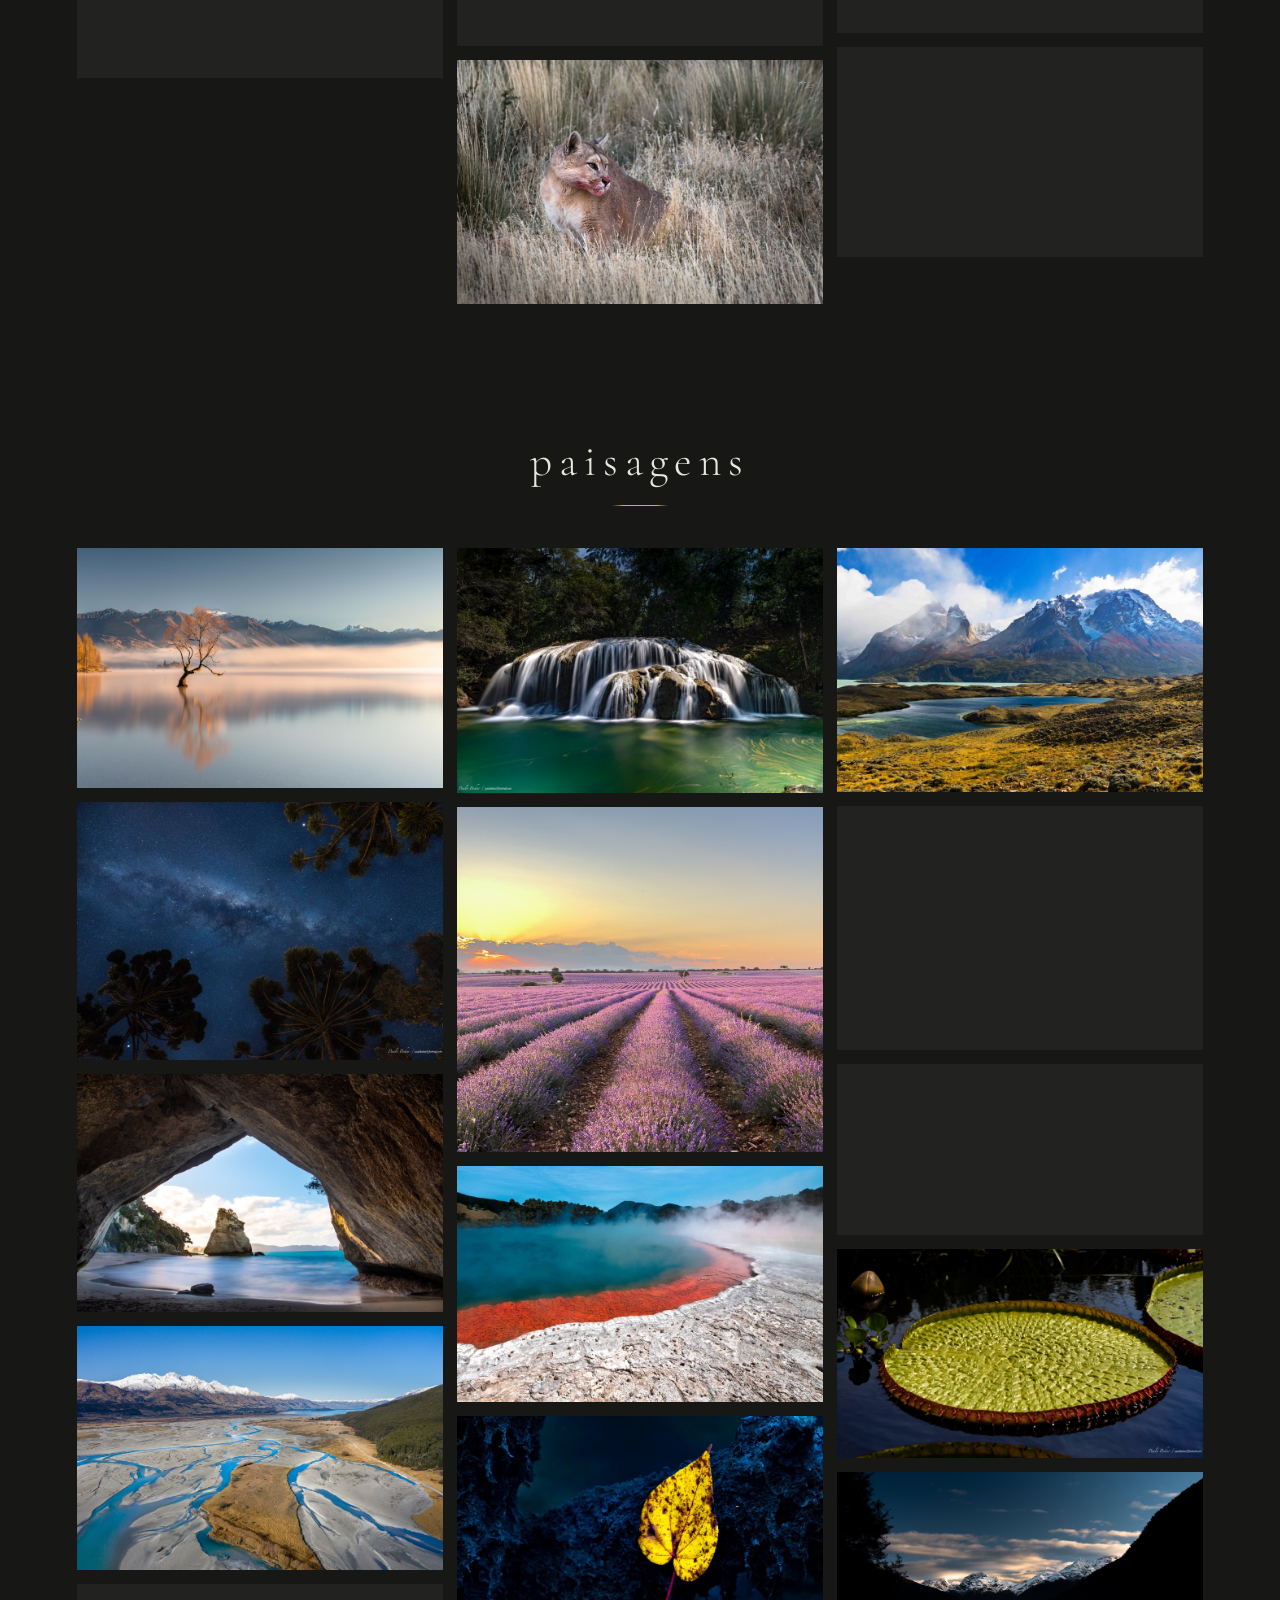
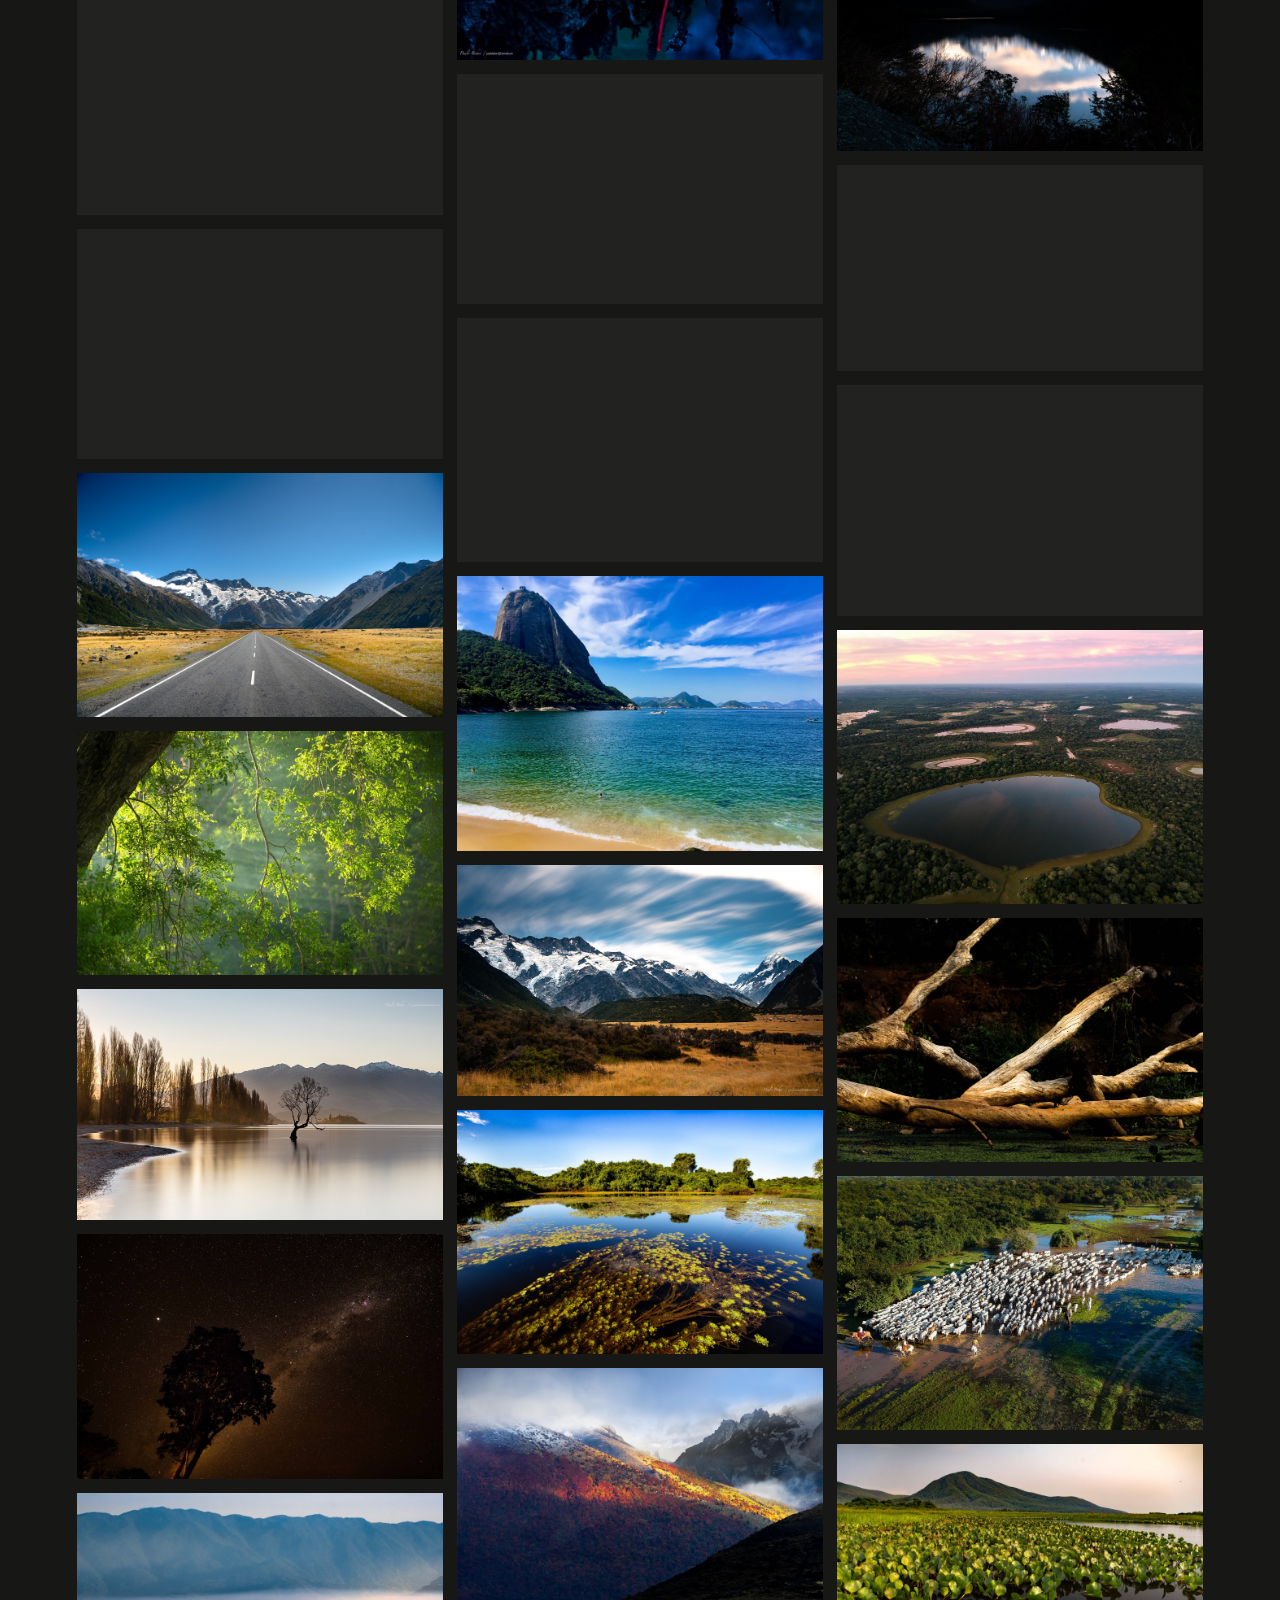
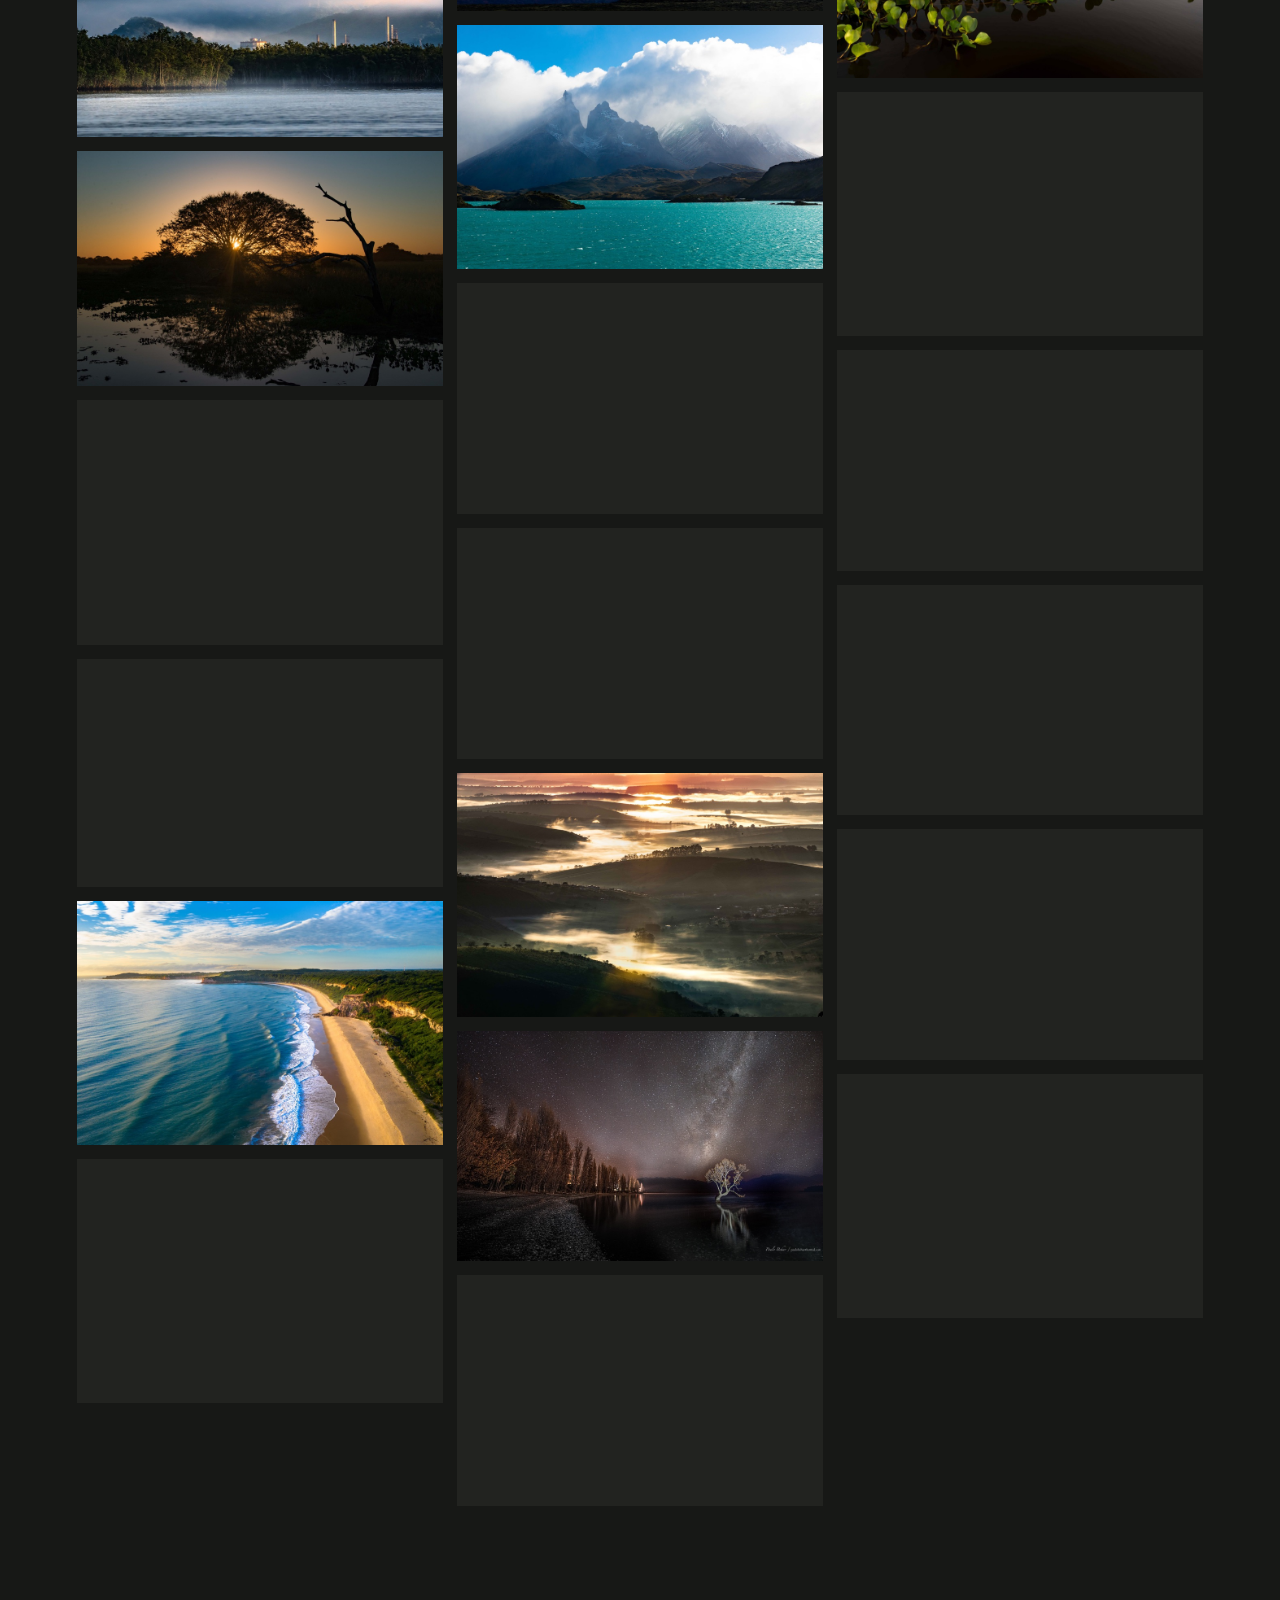
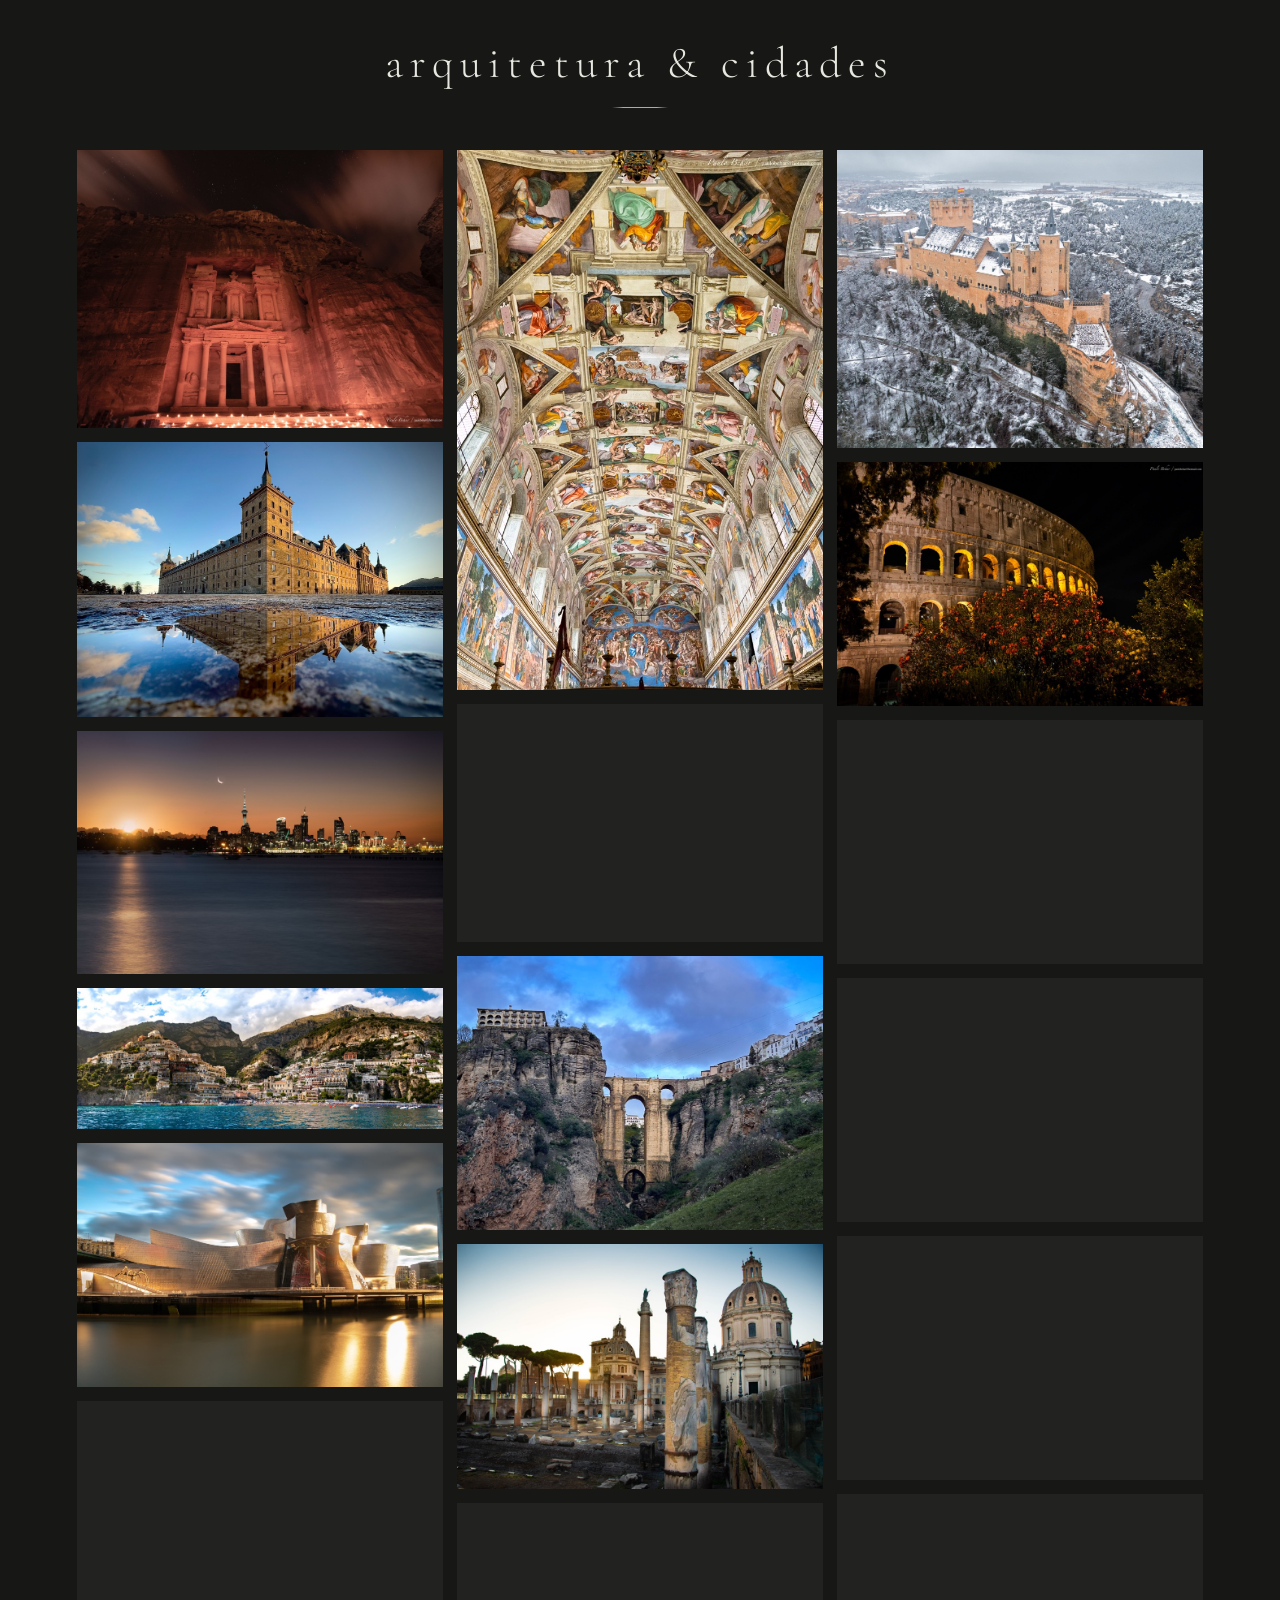
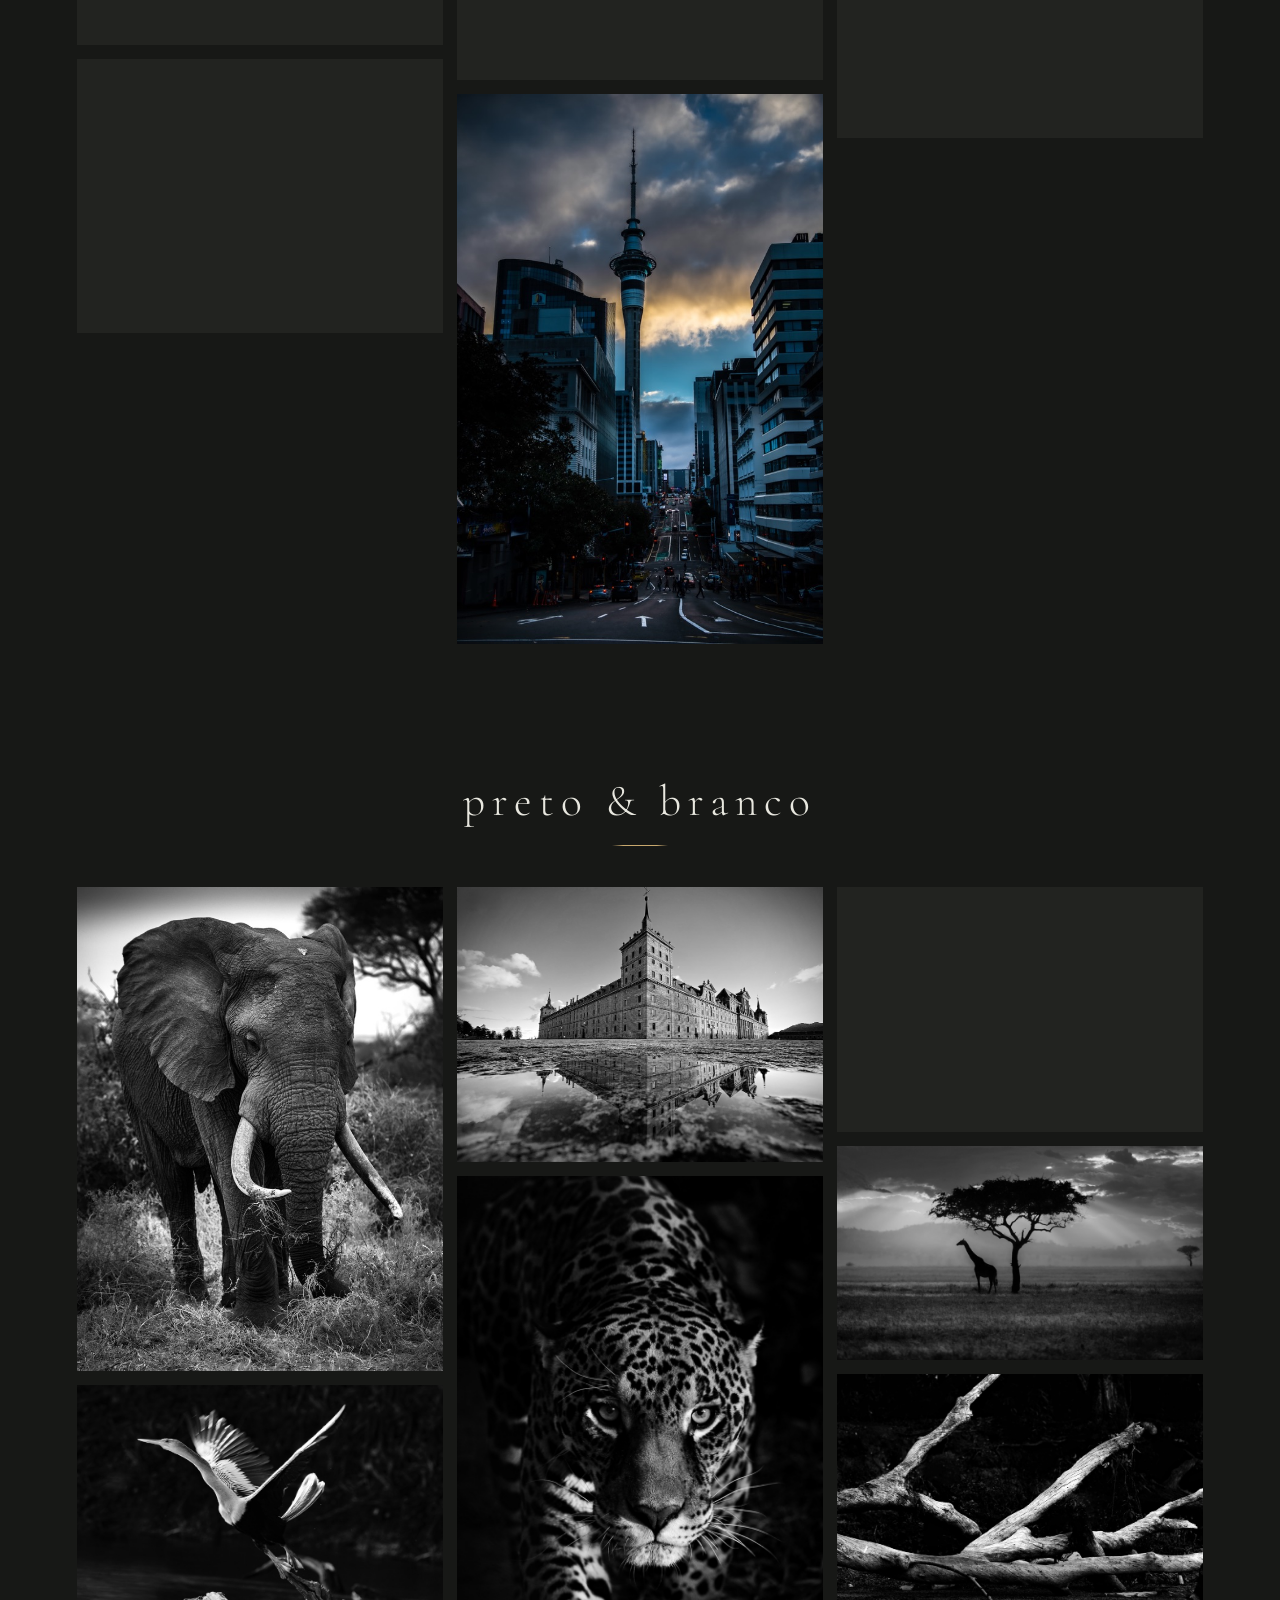
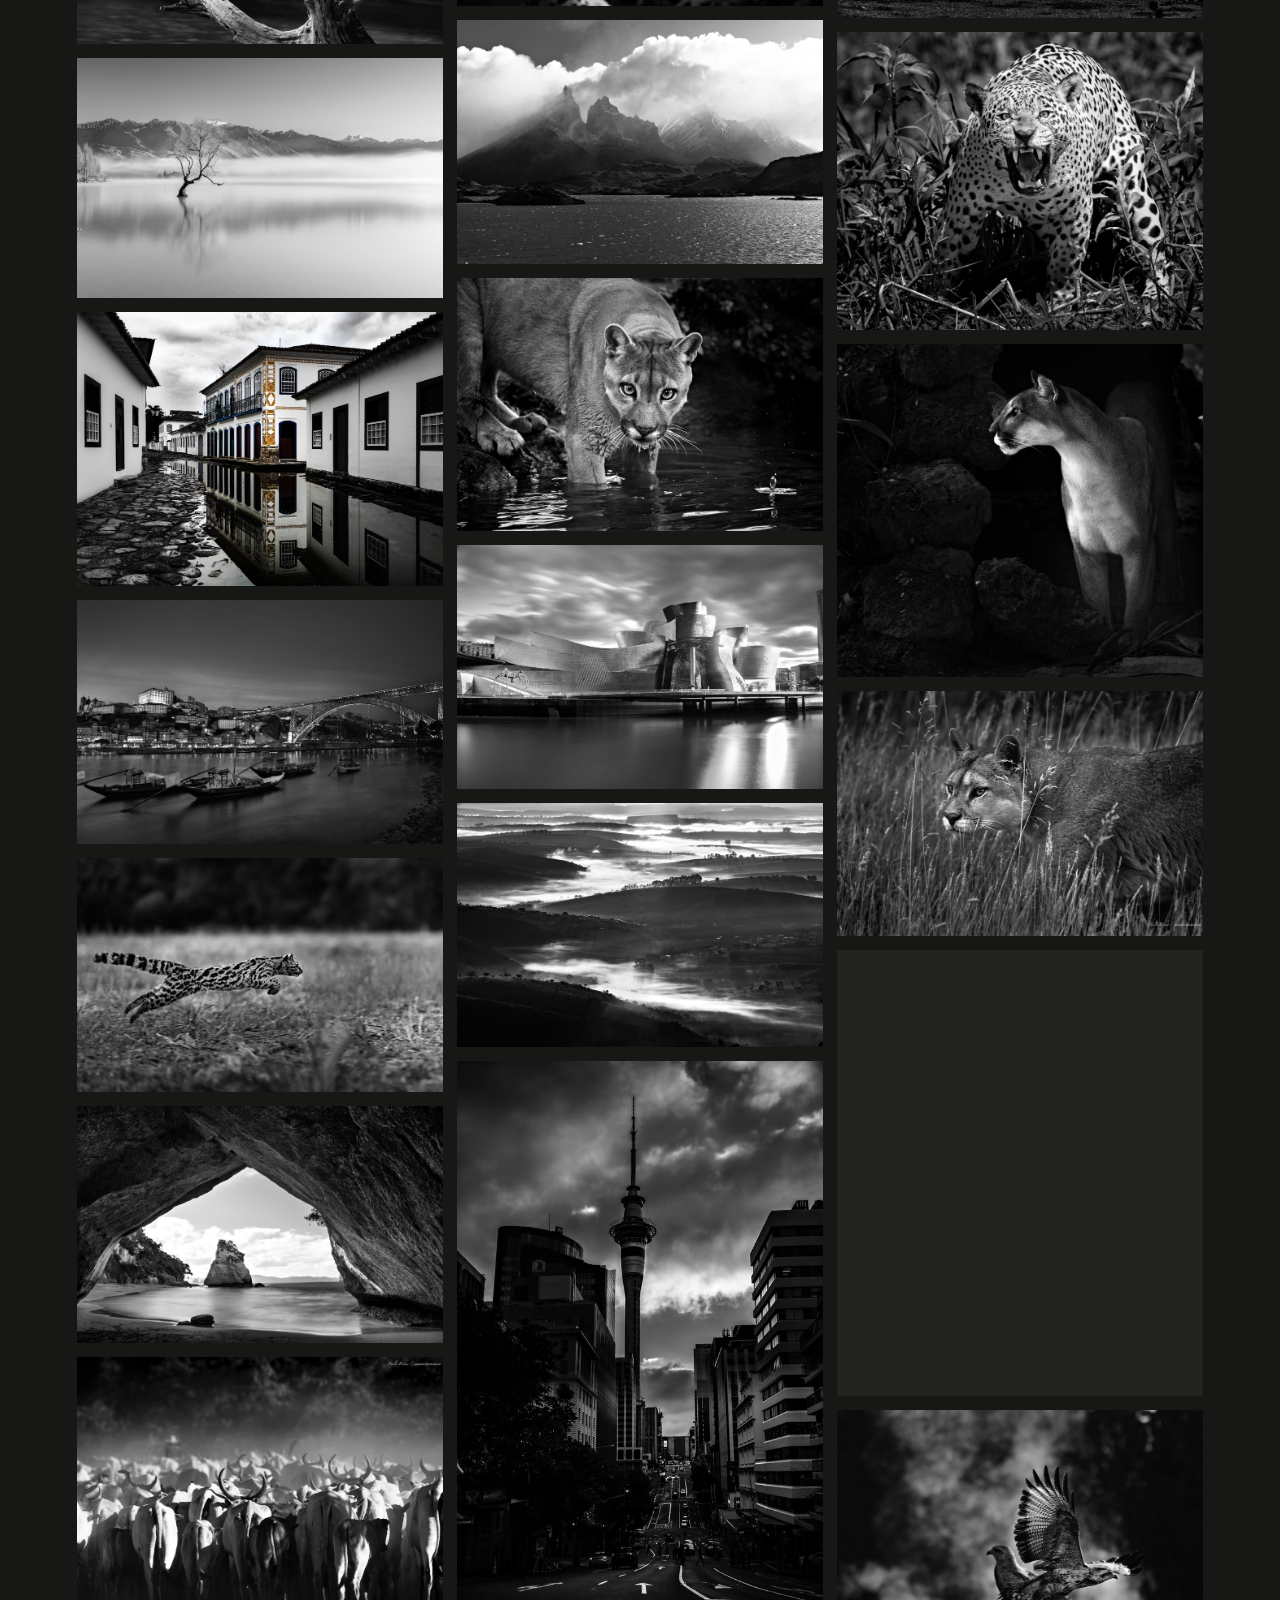
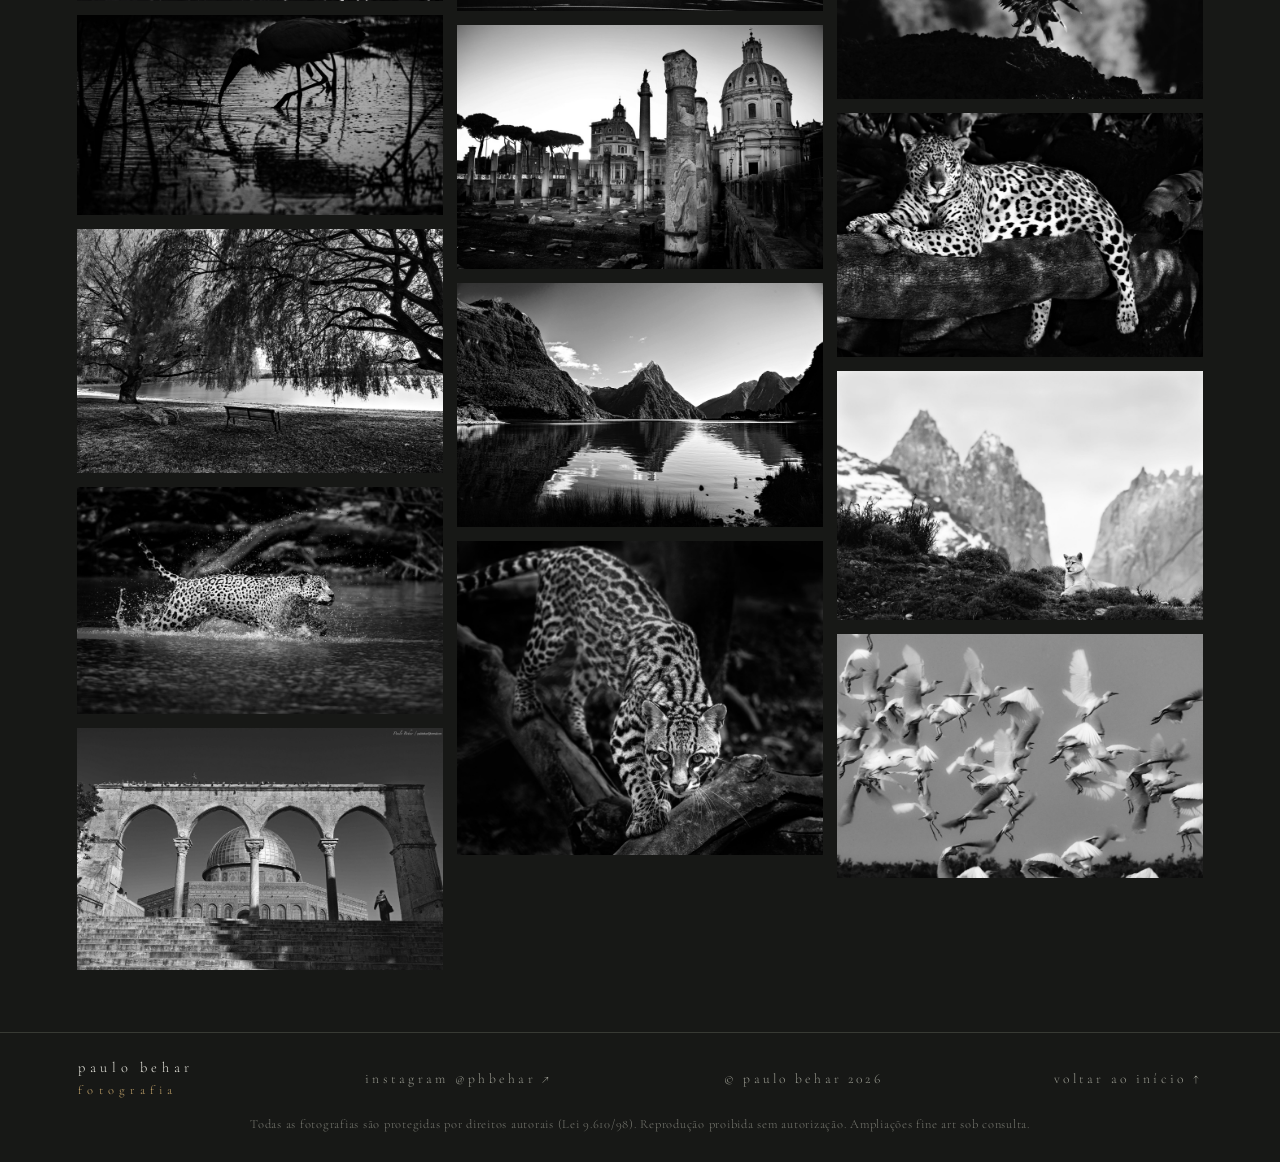
<file: fine-art.html>
<!doctype html>
<html lang="pt-BR">
  <head>
    <meta charset="utf-8">
    <meta name="viewport" content="width=device-width, initial-scale=1">
    <meta name="theme-color" content="#171816">
    <meta name="description" content="Fine art de Paulo Behar: vida selvagem, paisagens, arquitetura e cidades, preto e branco.">
    <title>Fine Art — Paulo Behar</title>
    <link rel="stylesheet" href="codigo/styles.css?v=202611132100">
    <script src="site-midia/galerias.js?v=202611132100" defer></script>
    <script src="codigo/script.js?v=202611132100" defer></script>
    <script src="codigo/galeria.js?v=202611132100" defer></script>
    <script src="codigo/movimento.js?v=202611132100" defer></script>
  </head>
  <body class="page-gallery">
    <a class="skip-link" href="#conteudo" data-i18n="skip">Pular para o conteúdo</a>

    <header class="site-header">
      <a class="wordmark" href="index.html" aria-label="Paulo Behar — início">
        <span class="wordmark__name">Paulo Behar</span>
        <span class="wordmark__role" data-i18n="role">Fotografia</span>
      </a>
      <nav class="main-nav" aria-label="Navegação principal" data-i18n-aria="navLabel">
        <a href="fine-art.html" aria-current="page" data-i18n="navFineArt">galerias</a>
        <a href="index.html#livros" data-i18n="navBooks">livros</a>
        <a href="exposicoes.html" data-i18n="navExhibitions">exposições</a>
        <a href="sobre.html" data-i18n="navAbout">sobre</a>
      </nav>
      <div class="language-switch" role="group" aria-label="Selecionar idioma" data-i18n-aria="languageLabel">
        <button type="button" lang="pt-BR" data-language="pt" aria-pressed="true">PT</button>
        <span aria-hidden="true">/</span>
        <button type="button" lang="en" data-language="en" aria-pressed="false">EN</button>
        <span aria-hidden="true">/</span>
        <button type="button" lang="es" data-language="es" aria-pressed="false">ES</button>
      </div>
    </header>

    <main id="conteudo">
      <section class="gallery-intro" aria-labelledby="gallery-title">
        <p class="eyebrow">fine art</p>
        <h1 id="gallery-title" data-i18n="galleryTitle">galerias</h1>
        <span class="gold-rule"></span>
        <nav class="gallery-nav" aria-label="Galerias">
          <a href="#vida-selvagem" data-i18n="galWildlife">vida selvagem</a>
          <a href="#paisagens" data-i18n="galLandscapes">paisagens</a>
          <a href="#arquitetura-cidades" data-i18n="galArchitecture">arquitetura &amp; cidades</a>
          <a href="#preto-e-branco" data-i18n="galBlackWhite">preto &amp; branco</a>
        </nav>
      </section>

      <section class="gallery" id="vida-selvagem" aria-labelledby="g1">
        <header class="gallery__head">
          <h2 id="g1" data-i18n="galWildlife">vida selvagem</h2>
          <span class="gold-rule"></span>
        </header>
        <div class="gallery__grid" data-galeria="vida-selvagem"></div>
      </section>

      <section class="gallery" id="paisagens" aria-labelledby="g2">
        <header class="gallery__head">
          <h2 id="g2" data-i18n="galLandscapes">paisagens</h2>
          <span class="gold-rule"></span>
        </header>
        <div class="gallery__grid" data-galeria="paisagens"></div>
      </section>

      <section class="gallery" id="arquitetura-cidades" aria-labelledby="g3">
        <header class="gallery__head">
          <h2 id="g3" data-i18n="galArchitecture">arquitetura &amp; cidades</h2>
          <span class="gold-rule"></span>
        </header>
        <div class="gallery__grid" data-galeria="arquitetura-cidades"></div>
      </section>

      <section class="gallery" id="preto-e-branco" aria-labelledby="g4">
        <header class="gallery__head">
          <h2 id="g4" data-i18n="galBlackWhite">preto &amp; branco</h2>
          <span class="gold-rule"></span>
        </header>
        <div class="gallery__grid" data-galeria="preto-e-branco"></div>
      </section>
    </main>

    <div class="lightbox" id="lightbox" role="dialog" aria-modal="true" aria-label="Foto ampliada" hidden>
      <figure class="lightbox__figure">
        <img class="lightbox__img" id="lightbox-img" alt="">
        <figcaption class="lightbox__caption">
          <span class="lightbox__title" id="lightbox-title"></span>
          <span class="gold-rule"></span>
          <span class="lightbox__meta"><span>© Paulo Behar</span><span id="lightbox-count"></span></span>
        </figcaption>
      </figure>
      <button class="lightbox__btn lightbox__close" type="button" id="lightbox-close" aria-label="Fechar">×</button>
      <button class="lightbox__btn lightbox__prev" type="button" id="lightbox-prev" aria-label="Anterior">‹</button>
      <button class="lightbox__btn lightbox__next" type="button" id="lightbox-next" aria-label="Próxima">›</button>
    </div>

    <footer class="site-footer">
      <a class="wordmark wordmark--footer" href="index.html">
        <span class="wordmark__name">Paulo Behar</span>
        <span class="wordmark__role" data-i18n="role">Fotografia</span>
      </a>
      <a class="back-to-top site-footer__insta" href="https://www.instagram.com/phbehar/" target="_blank" rel="noopener">instagram @phbehar ↗</a>
      <span class="site-footer__copyright"><span data-i18n="copyright">© Paulo Behar</span> <span id="year">2026</span></span>
      <a class="back-to-top" href="#" data-i18n="backToTop">Voltar ao início ↑</a>
      <p class="site-footer__rights" data-i18n="rights">Todas as fotografias são protegidas por direitos autorais (Lei 9.610/98). Reprodução proibida sem autorização. Ampliações fine art sob consulta.</p>
    </footer>
  </body>
</html>
</file>
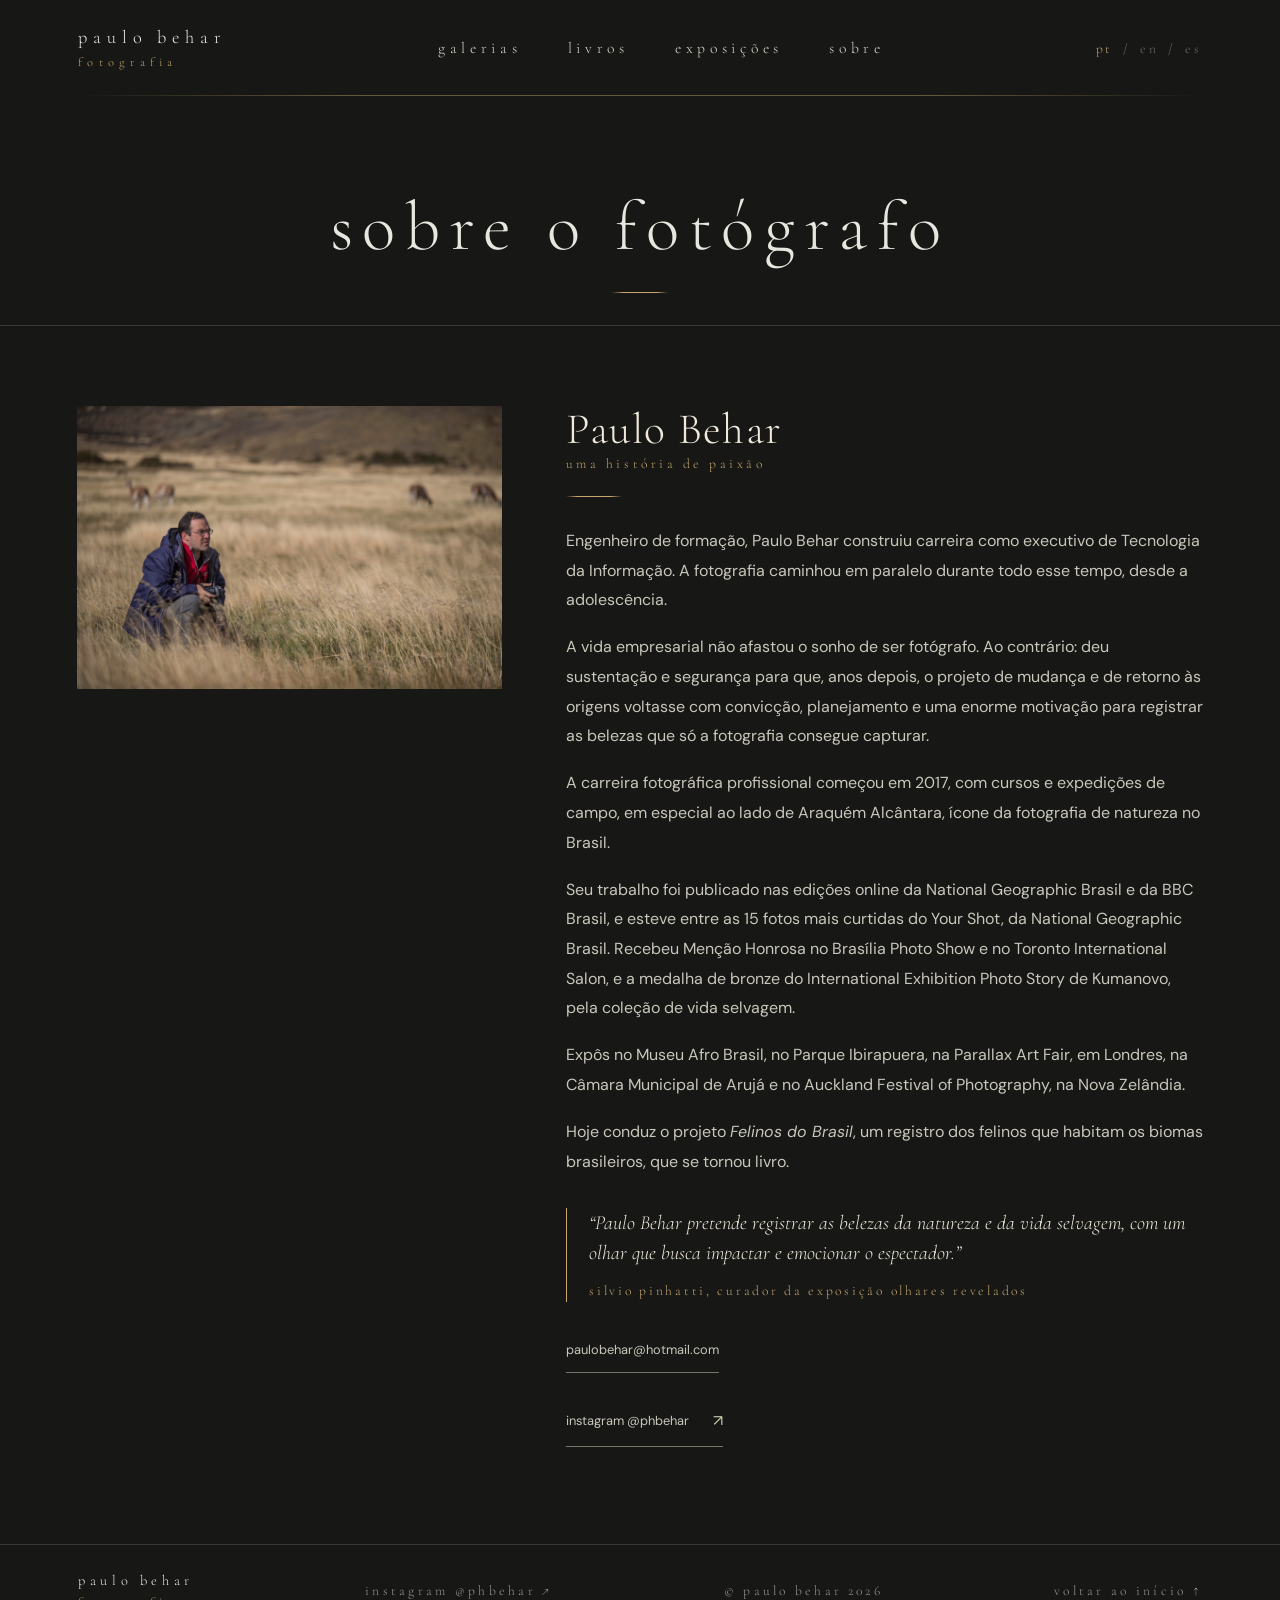
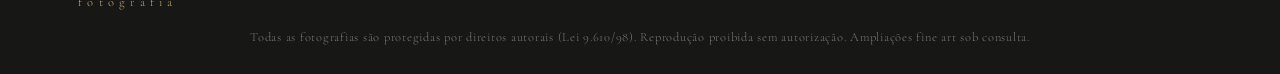
<file: sobre.html>
<!doctype html>
<html lang="pt-BR">
  <head>
    <meta charset="utf-8">
    <meta name="viewport" content="width=device-width, initial-scale=1">
    <meta name="theme-color" content="#171816">
    <meta name="description" content="Paulo Behar, fotógrafo de natureza e vida selvagem.">
    <title>Sobre — Paulo Behar</title>
    <link rel="stylesheet" href="codigo/styles.css?v=202611132100">
    <script src="codigo/script.js?v=202611132100" defer></script>
    <script src="codigo/movimento.js?v=202611132100" defer></script>
  </head>
  <body class="page-about">
    <a class="skip-link" href="#conteudo" data-i18n="skip">Pular para o conteúdo</a>

    <header class="site-header">
      <a class="wordmark" href="index.html" aria-label="Paulo Behar — início">
        <span class="wordmark__name">Paulo Behar</span>
        <span class="wordmark__role" data-i18n="role">Fotografia</span>
      </a>
      <nav class="main-nav" aria-label="Navegação principal" data-i18n-aria="navLabel">
        <a href="fine-art.html" data-i18n="navFineArt">galerias</a>
        <a href="index.html#livros" data-i18n="navBooks">livros</a>
        <a href="exposicoes.html" data-i18n="navExhibitions">exposições</a>
        <a href="sobre.html" aria-current="page" data-i18n="navAbout">sobre</a>
      </nav>
      <div class="language-switch" role="group" aria-label="Selecionar idioma" data-i18n-aria="languageLabel">
        <button type="button" lang="pt-BR" data-language="pt" aria-pressed="true">PT</button>
        <span aria-hidden="true">/</span>
        <button type="button" lang="en" data-language="en" aria-pressed="false">EN</button>
        <span aria-hidden="true">/</span>
        <button type="button" lang="es" data-language="es" aria-pressed="false">ES</button>
      </div>
    </header>

    <main id="conteudo">
      <section class="page-intro" aria-labelledby="page-title">
        <h1 id="page-title" data-i18n="aboutTitle">sobre o fotógrafo</h1>
        <span class="gold-rule"></span>
      </section>

      <article class="about">
        <figure class="about__portrait">
          <img src="site-midia/fotos/sobre/retrato.jpg" alt="Paulo Behar fotografando no campo" loading="lazy">
        </figure>
        <div class="about__text">
          <h2 class="about__name">Paulo Behar</h2>
          <p class="expo__kicker">uma história de paixão</p>
          <span class="gold-rule"></span>
          <p>Engenheiro de formação, Paulo Behar construiu carreira como executivo de Tecnologia da Informação. A fotografia caminhou em paralelo durante todo esse tempo, desde a adolescência.</p>
          <p>A vida empresarial não afastou o sonho de ser fotógrafo. Ao contrário: deu sustentação e segurança para que, anos depois, o projeto de mudança e de retorno às origens voltasse com convicção, planejamento e uma enorme motivação para registrar as belezas que só a fotografia consegue capturar.</p>
          <p>A carreira fotográfica profissional começou em 2017, com cursos e expedições de campo, em especial ao lado de Araquém Alcântara, ícone da fotografia de natureza no Brasil.</p>
          <p>Seu trabalho foi publicado nas edições online da National Geographic Brasil e da BBC Brasil, e esteve entre as 15 fotos mais curtidas do Your Shot, da National Geographic Brasil. Recebeu Menção Honrosa no Brasília Photo Show e no Toronto International Salon, e a medalha de bronze do International Exhibition Photo Story de Kumanovo, pela coleção de vida selvagem.</p>
          <p>Expôs no Museu Afro Brasil, no Parque Ibirapuera, na Parallax Art Fair, em Londres, na Câmara Municipal de Arujá e no Auckland Festival of Photography, na Nova Zelândia.</p>
          <p>Hoje conduz o projeto <em>Felinos do Brasil</em>, um registro dos felinos que habitam os biomas brasileiros, que se tornou livro.</p>
          <blockquote class="expo__quote">“Paulo Behar pretende registrar as belezas da natureza e da vida selvagem, com um olhar que busca impactar e emocionar o espectador.”<cite>Silvio Pinhatti, curador da exposição Olhares Revelados</cite></blockquote>
          <p class="about__contact"><a class="text-link" href="mailto:paulobehar@hotmail.com">paulobehar@hotmail.com</a></p>
          <p class="about__contact"><a class="text-link" href="https://www.instagram.com/phbehar/" target="_blank" rel="noopener">instagram @phbehar <span aria-hidden="true">↗</span></a></p>
        </div>
      </article>
    </main>

    <footer class="site-footer">
      <a class="wordmark wordmark--footer" href="index.html">
        <span class="wordmark__name">Paulo Behar</span>
        <span class="wordmark__role" data-i18n="role">Fotografia</span>
      </a>
      <a class="back-to-top site-footer__insta" href="https://www.instagram.com/phbehar/" target="_blank" rel="noopener">instagram @phbehar ↗</a>
      <span class="site-footer__copyright"><span data-i18n="copyright">© Paulo Behar</span> <span id="year">2026</span></span>
      <a class="back-to-top" href="#" data-i18n="backToTop">Voltar ao início ↑</a>
      <p class="site-footer__rights" data-i18n="rights">Todas as fotografias são protegidas por direitos autorais (Lei 9.610/98). Reprodução proibida sem autorização. Ampliações fine art sob consulta.</p>
    </footer>
  </body>
</html>
</file>
<file: codigo/styles.css>
@import url("https://fonts.googleapis.com/css2?family=DM+Sans:wght@400;500;600;700&family=Cormorant+Garamond:ital,wght@0,300;0,400;0,500;1,300;1,400&display=swap");

:root {
  color-scheme: dark;
  --background: #171816;
  --surface: #1d1e1b;
  --text: #e8e7df;
  --muted: #9a9b91;
  --line: #383a34;
  --accent: #c3c6a9;
  --sans: "DM Sans", Arial, sans-serif;
  --serif: "Cormorant Garamond", Garamond, Georgia, serif;
  --gold: #c8a86e;
  --gold-soft: rgb(200 168 110 / 45%);
}

/* ---------- Fio dourado (separador) ---------- */

.gold-rule {
  display: block;
  width: 56px;
  height: 1px;
  margin: 1.6rem 0;
  background: linear-gradient(90deg, transparent, var(--gold) 20%, var(--gold) 80%, transparent);
}

.closing-note .gold-rule,
.intro .gold-rule {
  margin-right: auto;
  margin-left: auto;
}

/* ---------- Abertura: assinatura ---------- */

.intro {
  position: fixed;
  z-index: 100;
  inset: 0;
  display: flex;
  flex-direction: column;
  align-items: center;
  justify-content: center;
  padding: 0 16px;
  background: #0f0f0e;
  cursor: pointer;
  /* rede de segurança: mesmo que o script falhe, a abertura sai sozinha */
  animation: intro-out 0.8s ease 8s forwards;
}

/* nome como no livro: serifa fina, minúsculas, letras espaçadas.
   movimento mínimo: surge do desfoque e as letras se aproximam devagar */
.intro__name {
  display: block;
  padding-left: 0.4em;            /* compensa o espaço depois da última letra */
  color: #efe9dc;
  font-family: var(--serif);
  font-size: clamp(1.9rem, 6.4vw, 4.4rem);
  font-weight: 300;
  letter-spacing: 0.4em;
  line-height: 1.1;
  white-space: nowrap;
  opacity: 0;
  animation: intro-name 1.7s cubic-bezier(0.22, 0.61, 0.36, 1) 0.1s forwards;
}

.intro__rule {
  width: 90px;
  margin: 1.6rem auto 1.3rem;
  transform: scaleX(0);
  animation: intro-draw 0.7s ease-out 1.1s forwards;
}

.intro__role {
  font-family: var(--serif);
  font-size: 0.95rem;
  font-weight: 300;
  letter-spacing: 0.55em;
  text-transform: lowercase;
  color: var(--gold);
  opacity: 0;
  animation: intro-fade 0.7s ease 1.3s forwards;
}

/* a saída é comandada pelo script, quando o filme já carregou */
.intro.is-leaving {
  animation: intro-out 0.8s ease forwards;
}

/* clicou antes de o filme carregar: o fio dourado respira enquanto espera */
.intro.is-waiting:not(.is-leaving) .intro__rule {
  animation: intro-wait 1.4s ease-in-out infinite alternate;
}

@keyframes intro-wait {
  from { opacity: 0.35; transform: scaleX(0.5); }
  to { opacity: 1; transform: scaleX(1); }
}

.intro.is-done,
.intro-seen .intro {
  display: none;
}

@keyframes intro-name {
  from {
    opacity: 0;
    letter-spacing: 0.62em;
    filter: blur(8px);
  }
  to {
    opacity: 1;
    letter-spacing: 0.4em;
    filter: blur(0);
  }
}

@keyframes intro-draw {
  to { transform: scaleX(1); }
}

@keyframes intro-fade {
  to { opacity: 1; }
}

@keyframes intro-out {
  to {
    opacity: 0;
    visibility: hidden;
    pointer-events: none;
  }
}

@media (prefers-reduced-motion: reduce) {
  .intro {
    display: none;
  }
}

* {
  box-sizing: border-box;
}

html {
  scroll-behavior: smooth;
}

body {
  margin: 0;
  background: var(--background);
  color: var(--text);
  font-family: var(--sans);
  -webkit-font-smoothing: antialiased;
}

a {
  color: inherit;
  text-decoration: none;
}

button {
  color: inherit;
  font: inherit;
}

.skip-link {
  position: absolute;
  z-index: 5;
  top: 0.75rem;
  left: 0.75rem;
  padding: 0.75rem 1rem;
  transform: translateY(-150%);
  background: var(--text);
  color: var(--background);
}

.skip-link:focus {
  transform: translateY(0);
}

.site-header,
.site-footer {
  display: flex;
  align-items: center;
  justify-content: space-between;
  padding: 1.65rem 6.1vw;
}

.site-header {
  position: relative;
  min-height: 92px;
}

/* fio dourado sob o cabeçalho, que some nas pontas */
.site-header::after {
  position: absolute;
  right: 6.1vw;
  bottom: 0;
  left: 6.1vw;
  height: 1px;
  content: "";
  background: linear-gradient(90deg, transparent, var(--gold-soft) 25%, var(--gold-soft) 75%, transparent);
}

.wordmark {
  display: flex;
  flex-direction: column;
  gap: 0.35rem;
}

.wordmark__name {
  font-family: var(--serif);
  font-size: 1.15rem;
  font-weight: 300;
  letter-spacing: 0.32em;
  text-transform: lowercase;
}

.wordmark__role,
.main-nav,
.language-switch {
  font-family: var(--serif);
  font-weight: 300;
  text-transform: lowercase;
}

.eyebrow,
.hero__footer,
.project-card__number,
.project-card__category,
.site-footer__copyright,
.back-to-top {
  font-family: var(--serif);
  font-size: 0.85rem;
  font-weight: 300;
  letter-spacing: 0.24em;
  text-transform: lowercase;
}

.wordmark__role {
  color: var(--gold);
  font-size: 0.78rem;
  letter-spacing: 0.42em;
}

.main-nav {
  display: flex;
  gap: clamp(1.8rem, 3.6vw, 3.8rem);
  color: #d9d6cb;
  font-size: 0.98rem;
  letter-spacing: 0.3em;
}

.main-nav a {
  position: relative;
  padding: 0.4rem 0;
}

.main-nav a::after {
  position: absolute;
  right: 0.3em;
  bottom: 0;
  left: 0;
  height: 1px;
  content: "";
  background: var(--gold);
  transform: scaleX(0);
  transition: transform 420ms ease;
}

.main-nav a:hover::after,
.main-nav a:focus-visible::after {
  transform: scaleX(1);
}

.main-nav a,
.back-to-top {
  transition: color 300ms ease;
}

.main-nav a:hover,
.back-to-top:hover {
  color: var(--gold);
}

.language-switch {
  display: flex;
  gap: 0.6rem;
  align-items: center;
  color: #6f6d66;
  font-size: 0.85rem;
  letter-spacing: 0.2em;
}

.language-switch button {
  padding: 0.25rem 0;
  border: 0;
  background: none;
  color: inherit;
  font-weight: 300;
  letter-spacing: inherit;
  text-transform: lowercase;
  cursor: pointer;
}

.language-switch button[aria-pressed="true"] {
  color: var(--gold);
}

/* ---------- Entrada: o filme do livro ---------- */

.film {
  position: relative;
  overflow: hidden;
  background: #0f0f0e;
}

/* o vídeo tem 1516×1080: mantém essa proporção em qualquer tela,
   do tamanho máximo que couber abaixo do cabeçalho */
.film__video {
  display: block;
  width: min(100%, calc((100svh - 92px - 6.5rem) * 1516 / 1080));
  height: auto;
  aspect-ratio: 1516 / 1080;
  margin: 0 auto;
  object-fit: contain;
}

.film__bar {
  display: flex;
  align-items: flex-end;
  justify-content: space-between;
  gap: 1.5rem;
  max-width: 1500px;
  margin: 0 auto;
  padding: 1.1rem 6.1vw 1.6rem;
}

.film__caption .gold-rule {
  width: 40px;
  margin: 0.55rem 0;
}

.film__author {
  color: var(--gold);
  font-family: var(--serif);
  font-size: 0.8rem;
  font-weight: 300;
  letter-spacing: 0.45em;
}

.film__title {
  max-width: none;
  margin: 0;
  color: #efe9dc;
  font-size: clamp(1.05rem, 2vw, 1.4rem);
  font-weight: 300;
  letter-spacing: 0.2em;
  line-height: 1.3;
}

/* botão de som: na faixa abaixo do filme; dourado e pulsando de leve enquanto mudo */
.film__sound {
  display: inline-flex;
  flex: none;
  align-items: center;
  gap: 0.7rem;
  padding: 0.6rem 1.4rem;
  border: 1px solid var(--gold);
  border-radius: 999px;
  background: none;
  color: #efe9dc;
  font-family: var(--serif);
  font-size: 0.95rem;
  font-weight: 300;
  letter-spacing: 0.24em;
  cursor: pointer;
  transition: color 400ms ease, border-color 400ms ease, opacity 400ms ease;
}

.film__sound .note {
  color: var(--gold);
  font-size: 1.2em;
  letter-spacing: 0;
}

.film.is-muted .film__sound {
  animation: sound-pulse 2.6s ease-in-out infinite;
}

.film:not(.is-muted) .film__sound {
  border-color: var(--gold-soft);
  opacity: 0.7;
}

.film__sound:hover {
  color: var(--gold);
  opacity: 1;
}

@keyframes sound-pulse {
  0%, 100% { box-shadow: 0 0 0 0 rgb(200 168 110 / 45%); }
  50% { box-shadow: 0 0 0 14px rgb(200 168 110 / 0%); }
}

/* "entrar com som" na abertura */
.intro__enter {
  display: inline-flex;
  align-items: center;
  gap: 0.8rem;
  margin-top: 2.6rem;
  padding: 0.9rem 2.2rem;
  border: 1px solid var(--gold);
  border-radius: 999px;
  background: none;
  color: #efe9dc;
  font-family: var(--serif);
  font-size: 1.1rem;
  font-weight: 300;
  letter-spacing: 0.26em;
  cursor: pointer;
  opacity: 0;
  animation: intro-fade 0.7s ease 1.5s forwards, sound-pulse 2.6s ease-in-out 2.2s infinite;
  transition: color 300ms ease, background 300ms ease;
}

.intro__enter .note {
  color: var(--gold);
  font-size: 1.25em;
  letter-spacing: 0;
}

.intro__enter:hover {
  background: rgb(200 168 110 / 12%);
  color: var(--gold);
}

.hero {
  position: relative;
  display: grid;
  grid-template-columns: 1fr;
  align-items: center;
  min-height: min(680px, calc(100svh - 92px));
  padding: 6rem 10.4vw 8rem;
  overflow: hidden;
}

.hero__copy {
  position: relative;
  z-index: 1;
  padding-bottom: 1.5rem;
}

.eyebrow {
  display: flex;
  align-items: center;
  gap: 0.65rem;
  margin: 0 0 2.2rem;
  color: var(--muted);
}

.status-dot {
  width: 6px;
  height: 6px;
  border-radius: 50%;
  background: var(--accent);
}

h1,
h2,
.closing-note p {
  font-family: var(--serif);
  font-weight: 300;
}

h1 {
  margin: 0;
  font-size: clamp(3.6rem, 7vw, 6.6rem);
  line-height: 1.02;
  letter-spacing: 0.01em;
}

h1 em,
h2 em {
  color: var(--gold);
  font-weight: 300;
}

.hero__description {
  max-width: 24rem;
  margin: 2rem 0 2.2rem;
  color: #b6b7ad;
  font-size: 0.96rem;
  line-height: 1.8;
}

.text-link {
  display: inline-flex;
  align-items: center;
  gap: 1.5rem;
  padding-bottom: 0.65rem;
  border-bottom: 1px solid #73766a;
  font-size: 0.8rem;
}

.text-link span:last-child {
  color: var(--accent);
  font-size: 1rem;
}

.hero-art {
  position: relative;
  width: 100%;
  max-width: 520px;
  aspect-ratio: 0.88;
  justify-self: end;
}

.hero-art__frame {
  position: absolute;
  inset: 0 0 1.4rem 1.2rem;
  display: flex;
  flex-direction: column;
  justify-content: space-between;
  padding: 1.6rem;
  overflow: hidden;
  border: 1px solid #41433a;
  background:
    radial-gradient(ellipse at 68% 32%, #43463b 0, #34372f 18%, transparent 48%),
    linear-gradient(147deg, #242622 0%, #30322c 47%, #20211f 47.2%, #292b26 100%);
}

.hero-art__frame::before,
.hero-art__frame::after {
  position: absolute;
  content: "";
  pointer-events: none;
}

.hero-art__frame::before {
  inset: 9% 9% 16%;
  border: 1px solid rgb(232 231 223 / 12%);
  border-radius: 48% 48% 0 0;
  transform: rotate(-8deg);
}

.hero-art__frame::after {
  right: -12%;
  bottom: -31%;
  width: 75%;
  aspect-ratio: 1;
  border: 1px solid rgb(232 231 223 / 18%);
  border-radius: 50%;
  box-shadow: 0 0 0 28px rgb(232 231 223 / 3%), 0 0 0 58px rgb(232 231 223 / 3%);
}

.hero-art__index,
.hero-art__coordinates,
.hero-art__frame p {
  position: relative;
  z-index: 1;
  margin: 0;
  color: #d3d4c8;
  line-height: 1.8;
}

.hero-art__index span {
  color: #7d8074;
}

.hero-art__mark {
  position: absolute;
  top: 37%;
  left: 44%;
  width: 1px;
  height: 23%;
  background: rgb(232 231 223 / 24%);
  transform: rotate(38deg);
}

.hero-art__frame p {
  font-size: 0.78rem;
  letter-spacing: 0.2em;
}

.hero-art__coordinates {
  align-self: flex-end;
  color: #a4a69a;
  text-align: right;
}

.hero-art__note {
  position: absolute;
  right: 0;
  bottom: 0;
  color: var(--muted);
  font-size: 0.58rem;
  text-transform: none;
}

.hero__footer {
  position: absolute;
  right: 6.1vw;
  bottom: 2rem;
  left: 6.1vw;
  display: flex;
  justify-content: space-between;
  color: #898b81;
}

.scroll-cue {
  display: flex;
  align-items: center;
  gap: 0.65rem;
}

.scroll-cue > span:first-child {
  display: inline-block;
  width: 25px;
  height: 1px;
  background: var(--accent);
}

.portfolio {
  padding: 7rem 10.4vw 8rem;
  border-top: 1px solid var(--line);
  background: #1b1c19;
}

.section-heading {
  display: flex;
  align-items: end;
  justify-content: space-between;
  gap: 3rem;
  margin-bottom: 3rem;
}

.section-heading .eyebrow {
  margin-bottom: 1rem;
}

h2 {
  max-width: 38rem;
  margin: 0;
  font-size: clamp(2.4rem, 4.2vw, 4.1rem);
  line-height: 1.1;
  letter-spacing: 0.01em;
}

.section-heading .gold-rule {
  margin-bottom: 0;
}

.section-heading__note {
  max-width: 16rem;
  margin: 0 0 0.25rem;
  color: var(--muted);
  font-size: 0.78rem;
  line-height: 1.8;
}

.project-grid {
  display: grid;
  grid-template-columns: repeat(3, minmax(0, 1fr));
  gap: 1rem;
}

.project-card {
  min-width: 0;
}

.project-card__link {
  display: flex;
  flex-direction: column;
}

.project-card__number {
  margin-bottom: 0.7rem;
  color: #84867c;
}

.project-card__art {
  position: relative;
  display: grid;
  place-items: center;
  width: 100%;
  aspect-ratio: 0.91;
  overflow: hidden;
  background: #292b26;
}

.project-card__art::before,
.project-card__art::after,
.project-card__art > span {
  position: absolute;
  display: block;
  content: "";
}

.project-card--fine-art .project-card__art {
  background: linear-gradient(142deg, #31352e, #20221f 70%);
}

.project-card--fine-art .project-card__art::before {
  width: 58%;
  aspect-ratio: 0.8;
  border: 1px solid rgb(220 220 204 / 28%);
  border-radius: 50% 50% 4px 4px;
  transform: rotate(11deg);
}

.project-card--fine-art .project-card__art::after {
  width: 33%;
  height: 1px;
  background: var(--accent);
  transform: rotate(-37deg) translateX(12%);
}

.project-card--books .project-card__art {
  background: linear-gradient(155deg, #30302a, #252622);
}

.project-card--books .project-card__art::before {
  width: 38%;
  height: 58%;
  border: 1px solid rgb(220 220 204 / 35%);
  background: linear-gradient(145deg, #45483c, #292b26 68%);
  box-shadow: 10px 9px 0 -1px #22231f, 11px 10px 0 0 rgb(220 220 204 / 20%);
  transform: rotate(-7deg);
}

.project-card--books .project-card__art::after {
  width: 13%;
  height: 1px;
  background: rgb(232 231 223 / 60%);
  transform: translate(35px, 30px) rotate(-7deg);
}

.project-card--exhibitions .project-card__art {
  background: linear-gradient(27deg, #252722 20%, #34362f 20.2%, #262824 66%);
}

.project-card--exhibitions .project-card__art::before {
  width: 54%;
  height: 48%;
  border: 1px solid rgb(220 220 204 / 32%);
  background: linear-gradient(120deg, rgb(220 220 204 / 8%), transparent);
  transform: translate(-8%, -5%);
}

.project-card--exhibitions .project-card__art::after {
  width: 1px;
  height: 67%;
  background: rgb(220 220 204 / 22%);
  transform: translate(74px, 18px) rotate(34deg);
}

.project-card__meta {
  display: flex;
  align-items: center;
  justify-content: space-between;
  padding: 1.1rem 0;
  border-bottom: 1px solid var(--line);
}

.project-card__meta > span:first-child {
  display: flex;
  flex-direction: column;
  gap: 0.4rem;
}

.project-card__category {
  color: var(--muted);
}

.project-card__title {
  font-family: var(--serif);
  font-size: 1.5rem;
  font-weight: 300;
  letter-spacing: 0.12em;
  text-transform: lowercase;
}

.project-card__arrow {
  color: var(--accent);
  transition: transform 180ms ease;
}

.project-card__link:hover .project-card__arrow {
  transform: translate(3px, -3px);
}

.closing-note {
  display: flex;
  flex-direction: column;
  align-items: center;
  padding: 8rem 1.5rem 8.5rem;
  text-align: center;
}

.closing-note__ornament {
  height: 2rem;
  color: var(--accent);
  font-family: var(--serif);
  font-size: 3rem;
  line-height: 1;
}

.closing-note p {
  margin: 1rem 0 1.5rem;
  font-size: clamp(1.8rem, 3.5vw, 3.2rem);
  line-height: 1.3;
  letter-spacing: -0.035em;
}

.closing-note__signature {
  color: var(--gold);
  font-family: var(--serif);
  font-size: 1.05rem;
  font-weight: 300;
  letter-spacing: 0.4em;
  text-transform: lowercase;
}

.site-footer {
  min-height: 95px;
  flex-wrap: wrap;
  row-gap: 1.1rem;
  border-top: 1px solid var(--line);
}

/* aviso de direitos autorais: linha própria, discreta, sob o rodapé */
.site-footer__rights {
  flex-basis: 100%;
  margin: 0;
  color: var(--muted);
  font-family: var(--serif);
  font-size: 0.78rem;
  font-weight: 300;
  letter-spacing: 0.06em;
  line-height: 1.6;
  text-align: center;
  opacity: 0.75;
}

/* fotos: sem arrastar e sem o menu "salvar imagem" do toque longo no iPhone */
img {
  -webkit-user-drag: none;
  -webkit-touch-callout: none;
  user-select: none;
}

.wordmark--footer .wordmark__name {
  font-size: 0.9rem;
}

.site-footer__copyright,
.back-to-top {
  color: var(--muted);
  font-size: 0.85rem;
}

.site-footer__copyright {
  display: flex;
  gap: 0.35rem;
}

.sr-only {
  position: absolute;
  width: 1px;
  height: 1px;
  padding: 0;
  overflow: hidden;
  clip: rect(0, 0, 0, 0);
  white-space: nowrap;
  clip-path: inset(50%);
}

:focus-visible {
  outline: 2px solid var(--accent);
  outline-offset: 4px;
}

/* ---------- Movimento ao rolar ---------- */

.has-motion .reveal {
  opacity: 0;
  filter: blur(4px);
  transform: translateY(28px);
  transition:
    opacity 1.1s cubic-bezier(0.22, 0.61, 0.36, 1),
    transform 1.1s cubic-bezier(0.22, 0.61, 0.36, 1),
    filter 1.1s ease;
}

.has-motion .reveal.is-visible {
  opacity: 1;
  filter: none;
  transform: none;
}

/* fios dourados se desenham do centro para fora */
.has-motion .gold-rule.reveal {
  filter: none;
  transform: scaleX(0);
  transition: transform 1.4s cubic-bezier(0.22, 0.61, 0.36, 1) 0.2s, opacity 0.6s ease;
}

.has-motion .gold-rule.reveal.is-visible {
  transform: scaleX(1);
}

/* fios alinhados à esquerda crescem a partir da esquerda */
.has-motion .section-heading .gold-rule.reveal,
.has-motion .hero__copy .gold-rule.reveal,
.has-motion .film__caption .gold-rule {
  transform-origin: left;
}

.film__video {
  transform-origin: center top;
  will-change: transform, opacity;
}

/* ---------- Páginas de texto: exposições e sobre ---------- */

.page-intro {
  display: flex;
  flex-direction: column;
  align-items: center;
  padding: 6rem 6vw 2rem;
  text-align: center;
}

.page-intro h1 {
  font-size: clamp(2.6rem, 5.4vw, 4.6rem);
  letter-spacing: 0.14em;
  text-transform: lowercase;
}

.page-intro .gold-rule {
  margin: 1.8rem auto 0;
}

.expo,
.about {
  display: grid;
  grid-template-columns: minmax(0, 0.8fr) minmax(0, 1.2fr);
  gap: clamp(2rem, 5vw, 5rem);
  align-items: start;
  max-width: 1300px;
  margin: 0 auto;
  padding: 5rem 6vw;
  border-top: 1px solid var(--line);
}

.expo:first-of-type {
  border-top: 0;
}

.expo--reverse .expo__text {
  order: 2;
}

.expo__text,
.about__text {
  color: #c9c6bb;
  font-size: 1rem;
  line-height: 1.85;
}

.expo__text p,
.about__text p {
  margin: 0 0 1.1rem;
}

.expo__kicker {
  margin: 0 0 0.8rem !important;
  color: var(--gold);
  font-family: var(--serif);
  font-size: 0.85rem;
  font-weight: 300;
  letter-spacing: 0.26em;
  line-height: 1.5;
  text-transform: lowercase;
}

.expo__title,
.about__name {
  max-width: none;
  margin: 0;
  color: #efe9dc;
  font-size: clamp(2rem, 3.4vw, 2.8rem);
  letter-spacing: 0.03em;
  line-height: 1.1;
}

.expo__text .gold-rule,
.about__text .gold-rule {
  margin: 1.4rem 0 1.8rem;
}

.expo__quote {
  margin: 2rem 0;
  padding-left: 1.4rem;
  border-left: 1px solid var(--gold);
  color: #efe9dc;
  font-family: var(--serif);
  font-size: 1.25rem;
  font-style: italic;
  font-weight: 300;
  line-height: 1.5;
}

.expo__quote cite {
  display: block;
  margin-top: 0.8rem;
  color: var(--gold);
  font-size: 0.85rem;
  font-style: normal;
  letter-spacing: 0.2em;
  text-transform: lowercase;
}

.expo__media {
  display: grid;
  gap: 14px;
}

.expo__media img,
.expo__video {
  display: block;
  width: 100%;
  height: auto;
  background: #0f0f0e;
}

.expo__pair {
  display: grid;
  grid-template-columns: 1fr 1fr;
  gap: 14px;
}

.expo__pair img {
  aspect-ratio: 3 / 2;
  object-fit: cover;
}

.expo__media--poster img {
  max-width: 420px;
  margin: 0 auto;
}

.expo__invite {
  max-width: 420px;
}

.expo__catalog {
  max-width: 360px;
}

.about__portrait {
  margin: 0;
}

.about__portrait img {
  display: block;
  width: 100%;
  height: auto;
}

.about__contact {
  margin-top: 2rem !important;
}

@media (max-width: 800px) {
  .expo,
  .about {
    grid-template-columns: 1fr;
    padding: 3.5rem 6vw;
  }

  .expo--reverse .expo__text {
    order: 0;
  }
}

/* ---------- A frase e as três portas ---------- */

.hub {
  display: flex;
  flex-direction: column;
  align-items: center;
  padding: 7rem 6vw 7.5rem;
  text-align: center;
}

.hub__title {
  max-width: 14ch;
  margin: 0;
  font-size: clamp(2.6rem, 5.4vw, 5rem);
  line-height: 1.1;
  letter-spacing: 0.01em;
}

.hub .gold-rule {
  margin: 2.4rem auto 3.6rem;
}

.doors {
  display: grid;
  grid-template-columns: repeat(3, minmax(0, 1fr));
  gap: clamp(1rem, 2.4vw, 2.4rem);
  width: 100%;
  max-width: 1200px;
}

.door {
  display: flex;
  flex-direction: column;
  align-items: center;
  gap: 1.3rem;
}

.door__img {
  position: relative;
  display: block;
  width: 100%;
  aspect-ratio: 4 / 5;
  overflow: hidden;
  background: #222320;
}

.door__img img {
  width: 100%;
  height: 100%;
  object-fit: cover;
  opacity: 0.85;
  transition: transform 1.4s cubic-bezier(0.22, 0.61, 0.36, 1), opacity 600ms ease;
}

.door__label {
  position: relative;
  padding-bottom: 0.5rem;
  color: #e7e3d8;
  font-family: var(--serif);
  font-size: 1.25rem;
  font-weight: 300;
  letter-spacing: 0.32em;
  text-transform: lowercase;
}

.door__label::after {
  position: absolute;
  right: 0.32em;
  bottom: 0;
  left: 0;
  height: 1px;
  content: "";
  background: var(--gold);
  transform: scaleX(0.25);
  transition: transform 600ms ease;
}

.door:hover .door__img img,
.door:focus-visible .door__img img {
  opacity: 1;
  transform: scale(1.04);
}

.door:hover .door__label::after,
.door:focus-visible .door__label::after {
  transform: scaleX(1);
}

/* ---------- Exposições ---------- */

.shows {
  display: flex;
  flex-direction: column;
  align-items: center;
  padding: 2rem 6vw 6rem;
  text-align: center;
}

.shows__title {
  max-width: none;
  font-size: clamp(2rem, 3.6vw, 3rem);
  letter-spacing: 0.18em;
  text-transform: lowercase;
}

.shows .gold-rule {
  margin: 1.6rem auto 3.4rem;
}

.shows__list {
  display: grid;
  gap: 2.4rem;
  margin: 0;
  padding: 0;
  list-style: none;
}

.shows__list li {
  display: flex;
  flex-direction: column;
  gap: 0.5rem;
}

.shows__name {
  color: #efe9dc;
  font-family: var(--serif);
  font-size: clamp(1.3rem, 2.2vw, 1.7rem);
  font-weight: 300;
  letter-spacing: 0.06em;
}

.shows__place {
  color: var(--gold);
  font-family: var(--serif);
  font-size: 0.95rem;
  font-weight: 300;
  letter-spacing: 0.2em;
  text-transform: lowercase;
}

@media (max-width: 650px) {
  .hub {
    padding: 4.5rem 6vw 5rem;
  }

  .doors {
    grid-template-columns: 1fr;
    gap: 2.4rem;
  }

  .door__img {
    aspect-ratio: 3 / 2;
  }

  .shows {
    padding: 5rem 6vw 4rem;
  }
}

/* ---------- Foto que cresce até a tela cheia (estilo Apple) ----------
   A foto aparece SEMPRE inteira (sem corte) e o título fica numa faixa
   abaixo dela, nunca por cima da imagem. */

.zoom {
  position: relative;
  background: #0f0f0e;
}

.zoom__sticky {
  display: flex;
  flex-direction: column;
  align-items: center;
  justify-content: center;
  padding: 4rem 4vw 0;
}

.zoom__frame {
  display: flex;
  justify-content: center;
  width: 100%;
}

.zoom__img {
  display: block;
  width: auto;
  max-width: 100%;
  height: auto;
  max-height: calc(100svh - 12rem);
  box-shadow: 0 30px 80px rgb(0 0 0 / 45%);
}

.zoom__caption {
  display: flex;
  flex-direction: column;
  align-items: center;
  gap: 0.7rem;
  padding: 1.6rem 0 2.4rem;
  text-align: center;
}

.zoom__kicker {
  color: var(--gold);
  font-family: var(--serif);
  font-size: 0.9rem;
  font-weight: 300;
  letter-spacing: 0.4em;
  text-transform: lowercase;
}

.zoom__rule {
  display: block;
  width: 56px;
  height: 1px;
  background: var(--gold);
}

.zoom__title {
  max-width: none;
  margin: 0;
  color: #efe9dc;
  font-size: clamp(1.8rem, 3.6vw, 3rem);
  font-weight: 300;
  letter-spacing: 0.14em;
  line-height: 1.1;
  text-transform: lowercase;
}

/* com movimento: a seção fica alta e a foto "presa" na tela enquanto cresce */
.has-motion .zoom {
  height: 240vh;
}

.has-motion .zoom__sticky {
  position: sticky;
  top: 0;
  height: 100vh;
  height: 100svh;
  padding-top: 0;
}

.has-motion .zoom__img {
  transform: scale(var(--zs, 0.5));
  transform-origin: center center;
  will-change: transform;
}

.has-motion .zoom .zoom__caption {
  opacity: var(--zc, 0);
  transform: translateY(calc((1 - var(--zc, 0)) * 14px));
}

.has-motion .zoom .zoom__rule {
  transform: scaleX(var(--zc, 0));
}

/* ---------- As quatro galerias (depois da arara) ---------- */

.subdoors {
  display: grid;
  grid-template-columns: repeat(4, minmax(0, 1fr));
  gap: clamp(1rem, 2vw, 2rem);
  max-width: 1400px;
  margin: 0 auto;
  padding: 2rem 6vw 8rem;
}

.subdoors .door__img {
  aspect-ratio: 4 / 5;
}

.subdoors .door__label {
  font-size: 1.05rem;
  letter-spacing: 0.22em;
  text-align: center;
}

@media (max-width: 900px) {
  .subdoors {
    grid-template-columns: repeat(2, minmax(0, 1fr));
  }
}

@media (max-width: 650px) {
  .zoom__img {
    max-height: calc(100svh - 10rem);
  }

  .zoom__title {
    font-size: 1.7rem;
  }

  .subdoors {
    gap: 1.6rem 1rem;
    padding: 1rem 6vw 5rem;
  }

  .subdoors .door__label {
    font-size: 0.85rem;
    letter-spacing: 0.14em;
  }
}

/* frase final: linhas acendem uma a uma */
.closing-note .line {
  display: inline-block;
}

/* ---------- Cartões com foto real ---------- */

.project-card__art--photo img {
  position: absolute;
  inset: 0;
  width: 100%;
  height: 100%;
  object-fit: cover;
  transition: transform 1.2s ease, opacity 600ms ease;
  opacity: 0.9;
}

.project-card__art--photo::before,
.project-card__art--photo::after {
  display: none;
}

.project-card__link:hover .project-card__art--photo img {
  transform: scale(1.04);
  opacity: 1;
}

/* ---------- Página de galerias ---------- */

.gallery-intro {
  display: flex;
  flex-direction: column;
  align-items: center;
  padding: 6rem 6vw 3rem;
  text-align: center;
}

.gallery-intro .eyebrow {
  margin-bottom: 1.2rem;
}

.gallery-intro h1 {
  font-size: clamp(3rem, 6vw, 5rem);
  letter-spacing: 0.14em;
}

.gallery-intro .gold-rule {
  margin: 1.8rem auto 2.2rem;
}

.gallery-nav {
  display: flex;
  flex-wrap: wrap;
  justify-content: center;
  gap: 0.8rem 2.6rem;
  font-family: var(--serif);
  font-size: 1rem;
  font-weight: 300;
  letter-spacing: 0.26em;
  color: #d9d6cb;
}

.gallery-nav a {
  padding-bottom: 0.35rem;
  border-bottom: 1px solid transparent;
  transition: color 300ms ease, border-color 300ms ease;
}

.gallery-nav a:hover {
  border-color: var(--gold);
  color: var(--gold);
}

.gallery {
  padding: 4.5rem 6vw 3rem;
  scroll-margin-top: 1rem;
}

.gallery__head {
  display: flex;
  flex-direction: column;
  align-items: center;
  margin-bottom: 2.6rem;
  text-align: center;
}

.gallery__head h2 {
  max-width: none;
  font-size: clamp(1.9rem, 3.4vw, 2.8rem);
  letter-spacing: 0.16em;
}

.gallery__head .gold-rule {
  margin: 1.2rem auto 0;
}

/* grade em colunas (alvenaria): respeita o formato de cada foto */
.gallery__grid {
  max-width: 1500px;
  margin: 0 auto;
  display: flex;
  align-items: flex-start;
  gap: 14px;
}

/* mosaico montado pelo galeria.js: a ordem da lista é lida da esquerda para a direita */
.gallery__col {
  flex: 1 1 0;
  min-width: 0;
}

.gallery__item {
  position: relative;
  display: block;
  width: 100%;
  margin: 0 0 14px;
  padding: 0;
  overflow: hidden;
  border: 0;
  background: #222320;
  cursor: zoom-in;
  break-inside: avoid;
}

.gallery__item img {
  display: block;
  width: 100%;
  height: 100%;
  object-fit: cover;
  transition: transform 1.2s ease, filter 600ms ease;
}

.gallery__caption {
  position: absolute;
  right: 0;
  bottom: 0;
  left: 0;
  padding: 2.4rem 1rem 0.9rem;
  background: linear-gradient(transparent, rgb(10 10 9 / 75%));
  color: #efe9dc;
  font-family: var(--serif);
  font-size: 0.95rem;
  font-weight: 300;
  letter-spacing: 0.1em;
  text-align: left;
  opacity: 0;
  transform: translateY(6px);
  transition: opacity 500ms ease, transform 500ms ease;
}

.gallery__item:hover img,
.gallery__item:focus-visible img {
  transform: scale(1.03);
}

.gallery__item:hover .gallery__caption,
.gallery__item:focus-visible .gallery__caption {
  opacity: 1;
  transform: none;
}

/* ---------- Foto ampliada ---------- */

.lightbox {
  position: fixed;
  z-index: 90;
  inset: 0;
  display: flex;
  align-items: center;
  justify-content: center;
  padding: 3vh 5vw;
  background: rgb(12 12 11 / 97%);
  animation: intro-fade 400ms ease;
}

.lightbox[hidden] {
  display: none;
}

.lightbox__figure {
  display: flex;
  flex-direction: column;
  align-items: center;
  max-width: 100%;
  max-height: 100%;
  margin: 0;
}

.lightbox__img {
  display: block;
  max-width: 100%;
  max-height: calc(94vh - 6rem);
  object-fit: contain;
}

.lightbox__caption {
  display: flex;
  flex-direction: column;
  align-items: center;
  padding-top: 1.1rem;
  text-align: center;
}

.lightbox__title {
  color: #efe9dc;
  font-family: var(--serif);
  font-size: 1.15rem;
  font-weight: 300;
  letter-spacing: 0.14em;
}

.lightbox__caption .gold-rule {
  width: 40px;
  margin: 0.7rem auto;
}

.lightbox__meta {
  display: flex;
  gap: 1.6rem;
  color: var(--muted);
  font-family: var(--serif);
  font-size: 0.85rem;
  font-weight: 300;
  letter-spacing: 0.24em;
  text-transform: lowercase;
}

.lightbox__btn {
  position: absolute;
  padding: 0.6rem 1rem;
  border: 0;
  background: none;
  color: #bdb9ad;
  font-family: var(--serif);
  font-size: 2.6rem;
  font-weight: 300;
  line-height: 1;
  cursor: pointer;
  transition: color 300ms ease;
}

.lightbox__btn:hover {
  color: var(--gold);
}

.lightbox__close {
  top: 1rem;
  right: 1.4rem;
}

.lightbox__prev {
  top: 50%;
  left: 1rem;
  transform: translateY(-50%);
}

.lightbox__next {
  top: 50%;
  right: 1rem;
  transform: translateY(-50%);
}

@media (max-width: 650px) {
  .gallery-intro,
  .page-intro {
    padding-top: calc(3rem + 52px);   /* espaço da faixa do menu */
  }


  .gallery__caption {
    opacity: 1;
    transform: none;
  }

  .lightbox__prev,
  .lightbox__next {
    top: auto;
    bottom: 1rem;
    transform: none;
  }
}

@media (min-width: 1500px) {
  .hero,
  .portfolio {
    padding-right: max(10.4vw, calc((100vw - 1200px) / 2));
    padding-left: max(10.4vw, calc((100vw - 1200px) / 2));
  }
}

@media (max-width: 900px) {
  .hero {
    grid-template-columns: 1fr 0.8fr;
    gap: 3vw;
    padding-right: 7vw;
    padding-left: 7vw;
  }

  h1 {
    font-size: clamp(3.6rem, 8.3vw, 6rem);
  }

  .portfolio {
    padding-right: 7vw;
    padding-left: 7vw;
  }

  .section-heading {
    align-items: start;
    flex-direction: column;
    gap: 1.2rem;
  }
}

@media (max-width: 650px) {
  .site-header {
    min-height: 76px;
    padding: 1.15rem 6vw;
  }

  .main-nav {
    position: absolute;
    top: 76px;
    right: 0;
    left: 0;
    justify-content: center;
    gap: 1.3rem;
    padding: 0.9rem 0.5rem;
    border-bottom: 1px solid var(--line);
    background: var(--background);
    font-size: 0.88rem;
  }

  .language-switch {
    gap: 0.45rem;
    font-size: 0.8rem;
  }

  .main-nav {
    gap: 1.1rem;
    font-size: 0.8rem !important;
    letter-spacing: 0.12em;
  }

  .wordmark__name {
    font-size: 1rem;
    letter-spacing: 0.22em;
  }

  .film {
    height: auto;
    min-height: 0;
    margin-top: 52px;
  }

  .film__video {
    width: 100%;
  }


  .film__bar {
    position: static;
    flex-direction: column;
    align-items: flex-start;
    padding: 1.4rem 6vw 2rem;
  }

  .hero {
    grid-template-columns: 1fr;
    gap: 3rem;
    min-height: auto;
    padding: 5rem 7vw 6rem;
  }

  .hero__copy {
    padding: 0;
  }

  .eyebrow {
    margin-bottom: 1.4rem;
  }

  h1 {
    font-size: clamp(3.7rem, 16vw, 6rem);
  }

  .hero__description {
    margin-top: 1.6rem;
  }

  .hero-art {
    width: 82%;
    max-width: 410px;
    justify-self: center;
  }

  .hero__footer {
    right: 7vw;
    bottom: 1.4rem;
    left: 7vw;
    font-size: 0.52rem;
  }

  .scroll-cue {
    display: none;
  }

  .portfolio {
    padding: 5rem 7vw;
  }

  .section-heading {
    margin-bottom: 2rem;
  }

  h2 {
    font-size: clamp(2.5rem, 10vw, 3.6rem);
  }

  .project-grid {
    grid-template-columns: 1fr;
    gap: 2rem;
  }

  .project-card__art {
    aspect-ratio: 1.15;
  }

  .closing-note {
    padding: 6rem 1.5rem;
  }

  .site-footer {
    flex-wrap: wrap;
    gap: 1.3rem;
    padding: 1.4rem 6vw;
  }
}

@media (prefers-reduced-motion: reduce) {
  *,
  *::before,
  *::after {
    scroll-behavior: auto !important;
    transition-duration: 0.01ms !important;
    animation-duration: 0.01ms !important;
    animation-iteration-count: 1 !important;
  }
}

/* ---------- Portas: título sobre a foto ---------- */

.door {
  position: relative;
  gap: 0;
}

.door__img::after {
  position: absolute;
  inset: 0;
  content: "";
  background: linear-gradient(to top, rgba(10, 10, 9, 0.78) 0%, rgba(10, 10, 9, 0.25) 32%, rgba(10, 10, 9, 0) 55%);
  pointer-events: none;
}

.door__label,
.subdoors .door__label {
  position: absolute;
  right: 0;
  bottom: clamp(1.1rem, 2.6vw, 2rem);
  left: 0;
  width: max-content;
  max-width: 92%;
  margin: 0 auto;
  text-align: center;
  text-shadow: 0 1px 14px rgba(0, 0, 0, 0.55);
}

/* ---------- Foto em cortina (galerias e exposições) ----------
   Ao entrar na tela, a foto se abre da esquerda para a direita, no sentido
   do voo da arara e da corrida da onça, e assenta devagar. Sempre inteira. */

.band {
  display: flex;
  flex-direction: column;
  align-items: center;
  padding: 6rem 4vw 2rem;
  background: #0f0f0e;
}

.band__frame {
  width: min(100%, 1500px, calc((100svh - 12rem) * 1.7));
  overflow: hidden;
  box-shadow: 0 30px 80px rgb(0 0 0 / 45%);
}

.band__img {
  display: block;
  width: 100%;
  height: auto;
}

.has-motion .band__frame {
  clip-path: inset(0 100% 0 0);
  transition: clip-path 1.9s cubic-bezier(0.65, 0, 0.25, 1);
}

.has-motion .band__img {
  transform: scale(1.14) translateX(-3%);
  transition: transform 3.2s cubic-bezier(0.22, 0.61, 0.36, 1);
}

.has-motion .band__caption > * {
  opacity: 0;
  transform: translateY(14px);
  transition: opacity 900ms ease, transform 900ms ease;
}

.has-motion .band__caption .zoom__rule {
  transform: scaleX(0);
}

.has-motion .band.is-open .band__frame {
  clip-path: inset(0 0 0 0);
}

.has-motion .band.is-open .band__img {
  transform: none;
}

.has-motion .band.is-open .band__caption > * {
  opacity: 1;
  transform: none;
}

.has-motion .band.is-open .band__caption > :nth-child(1) { transition-delay: 1.3s; }
.has-motion .band.is-open .band__caption > :nth-child(2) { transition-delay: 1.5s; }
.has-motion .band.is-open .band__caption > :nth-child(3) { transition-delay: 1.7s; }

@media (max-width: 650px) {
  .band {
    padding: 4rem 0 1rem;
  }
}

/* ---------- Celular: o filme fica quadrado e maior ----------
   Corta só as laterais (o assunto e os textos do filme estão no centro). */
@media (max-width: 650px) {
  .film__video {
    width: 100%;
    aspect-ratio: 1 / 1;
    object-fit: cover;
  }
}

/* Celular: a onça-preta cresce até ocupar a altura da tela.
   Corta só as laterais; a cara e o corpo central ficam inteiros. */
@media (max-width: 650px) {
  .zoom__frame {
    overflow: hidden;
  }

  .zoom__img {
    width: auto;
    max-width: none;
    height: calc(100svh - 11rem);
    max-height: none;
    box-shadow: none;
  }
}

/* Celular: a frase final cabe em duas linhas, uma por ideia */
@media (max-width: 650px) {
  .closing-note p {
    font-size: clamp(1.25rem, 5.6vw, 1.6rem);
  }
}

/* Celular: na cena final (capa do livro) o filme mostra o quadro inteiro */
@media (max-width: 650px) {
  .film.is-cover .film__video {
    object-fit: contain;
  }
}
</file>
